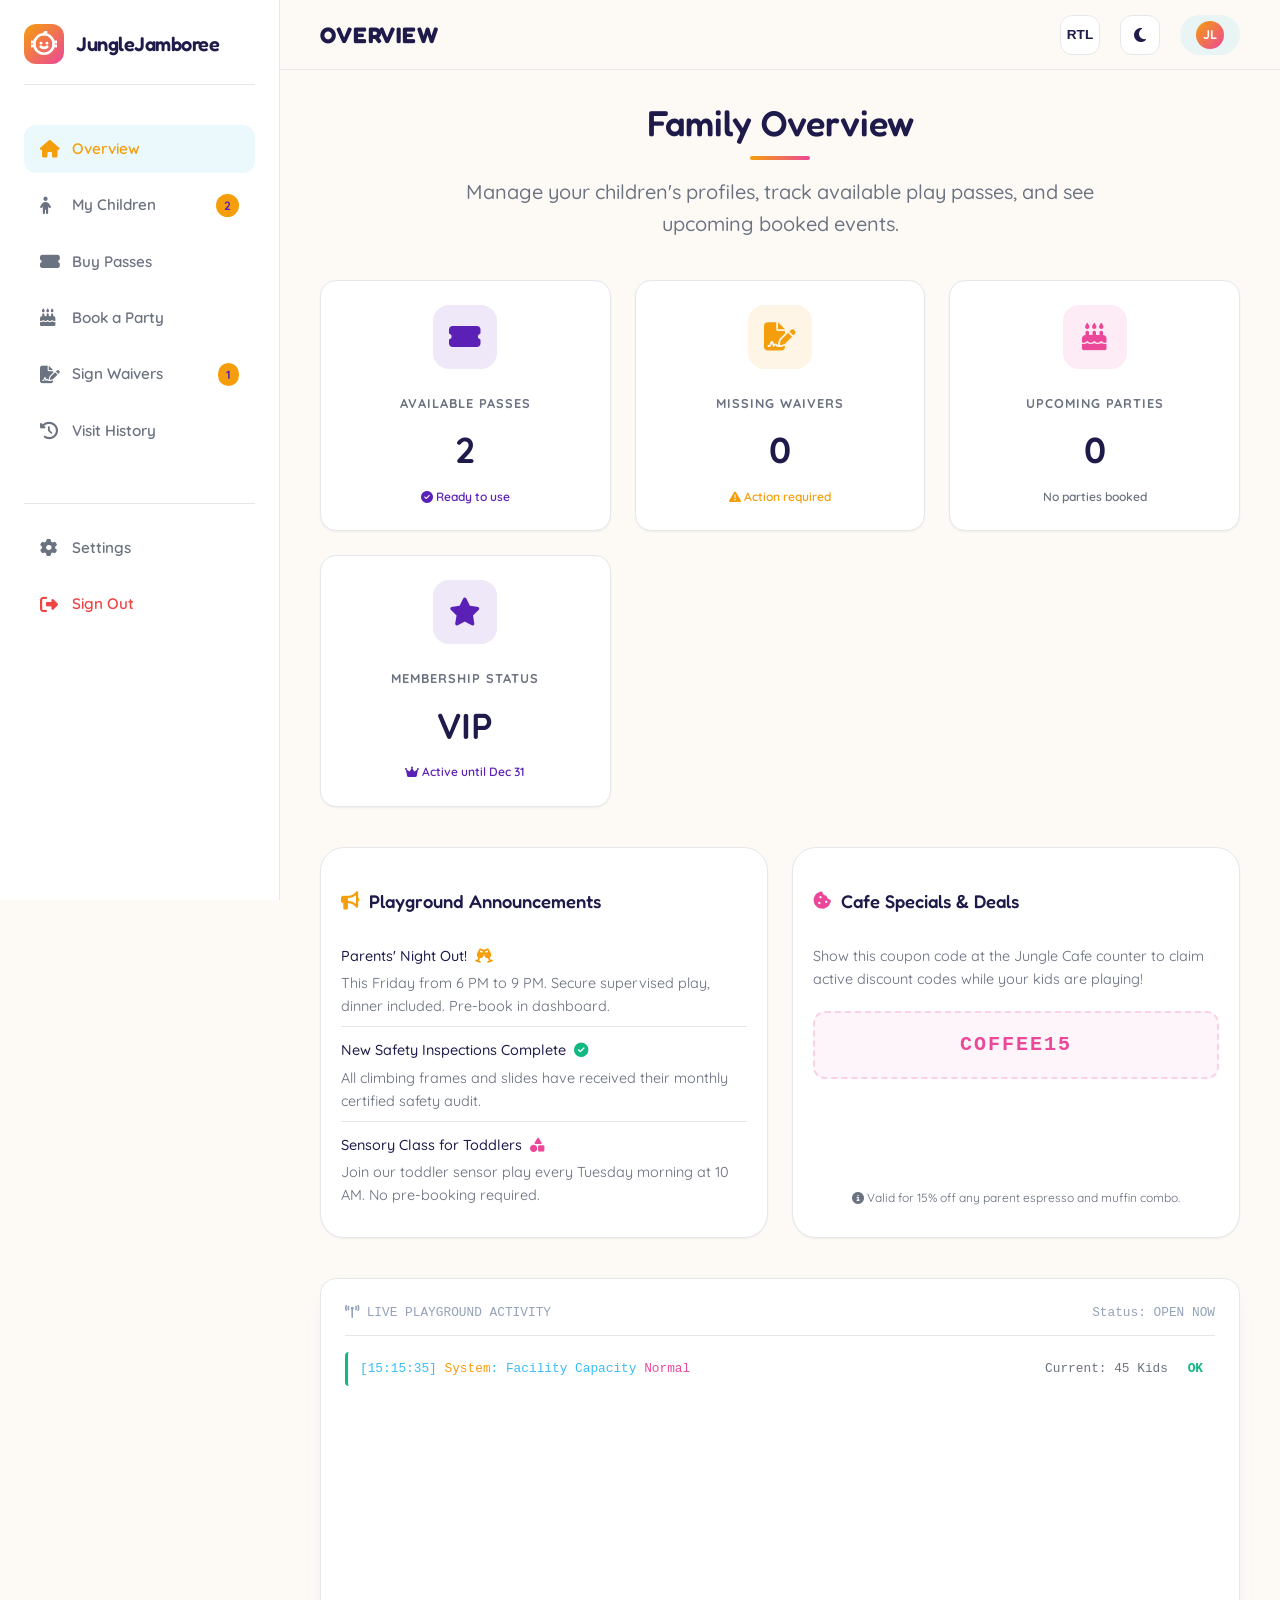
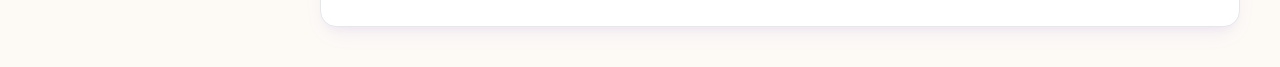
<file: pages/dashboard.html>
<!DOCTYPE html>
<html lang="en">

<head>
  <meta charset="UTF-8">
  <meta name="viewport" content="width=device-width, initial-scale=1.0">
  <title>Parent Dashboard | JungleJamboree</title>
  <meta name="description" content="Manage your children's profiles, book party rooms, and purchase entry passes.">

  <!-- FontAwesome Icons -->
  <link rel="stylesheet" href="https://cdnjs.cloudflare.com/ajax/libs/font-awesome/6.4.0/css/all.min.css">

  <!-- Custom CSS Stylesheets -->
  <link rel="stylesheet" href="../assets/css/style.css">
  <link rel="stylesheet" href="../assets/css/dark-mode.css">
  <link rel="stylesheet" href="../assets/css/rtl.css">
  
  <!-- Favicon -->
  <link rel="icon" type="image/svg+xml" href="../assets/img/favicon.svg">

  <style>
    /* ==========================================================================
       DASHBOARD-SPECIFIC LAYOUT CSS
       ========================================================================== */
    body {
      background: var(--bg-color);
      min-height: 100vh;
      display: flex;
      flex-direction: column;
      overflow-x: hidden;
    }

    /* Fixed, sticky, non-scrolling Header */
    .dashboard-header {
      position: fixed;
      top: 0;
      left: var(--sidebar-width);
      width: calc(100% - var(--sidebar-width));
      height: 70px;
      background: var(--bg-header);
      border-bottom: 1px solid var(--border-color);
      backdrop-filter: blur(12px);
      z-index: 900;
      display: flex;
      align-items: center;
      justify-content: space-between;
      padding: 0 30px;
      transition: all var(--transition-normal);
    }

    .dashboard-header-left {
      display: flex;
      align-items: center;
      gap: 16px;
    }

    /* Hamburger menu toggle - visible on Mobile / Tablet */
    #dashboard-sidebar-toggle {
      background: none;
      border: none;
      font-size: 1.25rem;
      color: var(--text-heading);
      cursor: pointer;
      display: none;
    }

    .dashboard-rtl-toggle {
      background: var(--bg-card);
      border: 1px solid var(--border-color);
      height: 40px;
      padding: 0 16px;
      border-radius: var(--radius-sm);
      font-size: 0.85rem;
      font-weight: 700;
      cursor: pointer;
      color: var(--text-heading);
      display: flex;
      align-items: center;
      justify-content: center;
    }

    .dashboard-theme-toggle {
      background: var(--bg-card);
      border: 1px solid var(--border-color);
      width: 40px;
      height: 40px;
      border-radius: var(--radius-sm);
      display: flex;
      align-items: center;
      justify-content: center;
      cursor: pointer;
      color: var(--text-heading);
      font-size: 1rem;
    }

    /* Profile Pill in sticky header right side */
    .header-profile {
      display: flex;
      align-items: center;
      gap: 12px;
      cursor: pointer;
      height: 40px;
      padding: 0 16px;
      border-radius: var(--radius-full);
      background: rgba(6, 182, 212, 0.08);
      transition: background var(--transition-fast);
    }

    .header-profile:hover {
      background: rgba(6, 182, 212, 0.15);
    }

    .profile-avatar {
      width: 28px;
      height: 28px;
      border-radius: 50%;
      background: linear-gradient(135deg, var(--accent-color), var(--secondary-color));
      color: var(--text-light);
      display: flex;
      align-items: center;
      justify-content: center;
      font-weight: 700;
      font-size: 0.8rem;
    }

    .profile-name {
      font-size: 0.85rem;
      font-weight: 600;
      color: var(--text-heading);
    }

    /* Fixed Left Sidebar (Docked on desktop, off-canvas on mobile) */
    .dashboard-sidebar {
      width: var(--sidebar-width);
      height: 100vh;
      position: fixed;
      top: 0;
      left: 0;
      background: var(--bg-card);
      border-right: 1px solid var(--border-color);
      z-index: 950;
      display: flex;
      flex-direction: column;
      padding: 24px;
      transition: transform var(--transition-normal);
    }

    .sidebar-brand {
      display: flex;
      align-items: center;
      gap: 12px;
      cursor: pointer;
      margin-bottom: 40px;
      padding-bottom: 20px;
      border-bottom: 1px solid var(--border-color);
    }

    .sidebar-menu {
      list-style: none;
      display: flex;
      flex-direction: column;
      gap: 8px;
    }

    .sidebar-link {
      display: flex;
      align-items: center;
      padding: 12px 16px;
      border-radius: var(--radius-sm);
      color: var(--text-muted);
      font-weight: 600;
      font-size: 0.95rem;
      transition: all var(--transition-fast);
      cursor: pointer;
    }

    .sidebar-link i {
      width: 20px;
      margin-right: 12px;
      font-size: 1.1rem;
    }

    .sidebar-link:hover,
    .sidebar-link.active {
      background: rgba(6, 182, 212, 0.08);
      color: var(--accent-color);
    }

    .sidebar-link .badge-count {
      margin-left: auto;
      background: var(--accent-color);
      color: var(--primary-color);
      font-size: 0.75rem;
      font-weight: 700;
      padding: 2px 8px;
      border-radius: var(--radius-full);
    }

    .sidebar-overlay {
      position: fixed;
      top: 0;
      left: 0;
      width: 100%;
      height: 100vh;
      background: rgba(15, 23, 42, 0.4);
      backdrop-filter: blur(4px);
      z-index: 920;
      opacity: 0;
      pointer-events: none;
      transition: opacity var(--transition-normal);
    }

    .sidebar-overlay.active {
      opacity: 1;
      pointer-events: all;
    }

    /* Main Dashboard content display container */
    .dashboard-main {
      margin-left: var(--sidebar-width);
      padding: 100px 30px 40px 30px;
      /* Space for non-scrolling sticky header */
      flex: 1;
      transition: all var(--transition-normal);
    }

    /* Panel Switching rules */
    .dashboard-panel {
      display: none;
      animation: fadeIn 0.4s ease;
    }

    .dashboard-panel.active {
      display: block;
    }

    @keyframes fadeIn {
      from {
        opacity: 0;
        transform: translateY(10px);
      }

      to {
        opacity: 1;
        transform: translateY(0);
      }
    }

    /* Statistics Metric block alignments - Centered Cards */
    .stats-row {
      display: grid;
      grid-template-columns: repeat(auto-fit, minmax(220px, 1fr));
      gap: 24px;
      margin-bottom: 40px;
    }

    .stat-card {
      background: var(--bg-card);
      border: 1px solid var(--border-color);
      border-radius: var(--radius-md);
      padding: 24px;
      text-align: center;
      display: flex;
      flex-direction: column;
      align-items: center;
      justify-content: center;
      box-shadow: var(--shadow-sm);
    }

    .stat-number {
      font-size: 2.25rem;
      font-weight: 800;
      color: var(--text-heading);
      margin: 8px 0;
    }

    .stat-label {
      font-size: 0.8rem;
      font-weight: 700;
      text-transform: uppercase;
      letter-spacing: 1px;
      color: var(--text-muted);
    }

    .stat-sub {
      font-size: 0.75rem;
      font-weight: 600;
    }

    /* Live terminal logs styling */
    .terminal-console {
      background: var(--bg-card);
      border: 1px solid var(--border-color);
      border-radius: var(--radius-md);
      padding: 24px;
      font-family: monospace;
      color: #38bdf8;
      box-shadow: var(--shadow-lg);
      margin-top: 30px;
      text-align: left;
    }

    .console-header {
      display: flex;
      justify-content: space-between;
      align-items: center;
      border-bottom: 1px solid var(--border-color);
      padding-bottom: 12px;
      margin-bottom: 16px;
      font-size: 0.8rem;
      color: #94a3b8;
      gap: 10px;
      flex-wrap: wrap;
    }

    .console-log-area {
      height: 250px;
      overflow-y: auto;
      display: flex;
      flex-direction: column;
      gap: 8px;
    }

    .log-entry {
      display: flex;
      justify-content: space-between;
      align-items: flex-start;
      border-left: 3px solid var(--success);
      padding: 8px 12px;
      margin-bottom: 6px;
      font-size: 0.8rem;
      background: rgba(255, 255, 255, 0.01);
      border-radius: 4px;
      gap: 12px;
      transition: background var(--transition-fast);
    }

    .log-entry:hover {
      background: rgba(255, 255, 255, 0.05);
    }

    .log-entry span {
      line-height: 1.4;
    }

    /* Input with inside Attach clip icon */
    .attach-input-wrapper {
      position: relative;
      display: flex;
      align-items: center;
      width: 100%;
    }

    .attach-input-wrapper input {
      width: 100%;
      padding: 14px 44px 14px 16px;
      /* Leave space on right for paperclip */
      border: 1px solid var(--border-color);
      border-radius: var(--radius-sm);
      font-size: 0.95rem;
      background: var(--bg-card);
      color: var(--text-heading);
      outline: none;
    }

    .attach-input-wrapper input:focus {
      border-color: var(--accent-color);
    }

    .attach-icon-btn {
      position: absolute;
      right: 16px;
      background: none;
      border: none;
      color: var(--text-muted);
      font-size: 1.15rem;
      cursor: pointer;
      transition: color var(--transition-fast);
    }

    .attach-icon-btn:hover {
      color: var(--accent-color);
    }

    /* ==========================================================================
       RESPONSIVE SETTINGS FOR DASHBOARD LAYOUT
       ========================================================================== */

    /* Desktop View (1024px to 1440px) */
    @media (min-width: 1024px) {
      .dashboard-sidebar {
        transform: translateX(0);
        /* Lock always visible */
      }

      .dashboard-header {
        left: var(--sidebar-width);
        width: calc(100% - var(--sidebar-width));
        padding: 0 40px;
      }

      .dashboard-header-right {
        gap: 24px;
      }

      .dashboard-main {
        margin-left: var(--sidebar-width);
        padding: 100px 40px 40px 40px;
      }

      #dashboard-sidebar-toggle {
        display: none;
        /* Hide mobile toggles */
      }
    }

    /* Mobile / Tablet View (360px and 768px) */
    @media (max-width: 1023px) {
      .dashboard-sidebar {
        transform: translateX(-100%);
        /* Off-canvas drawer */
      }

      .dashboard-sidebar.active {
        transform: translateX(0);
        /* Slide-in */
      }

      .dashboard-header {
        left: 0;
        width: 100%;
        padding: 0 16px;
      }

      .dashboard-main {
        margin-left: 0;
        padding-left: 16px;
        padding-right: 16px;
      }

      #dashboard-sidebar-toggle {
        display: block;
        /* Hamburger is visible on left of sticky header */
      }

      .profile-name {
        display: none;
        /* Hide text, keep avatar only to fit screen */
      }
    }

    .dashboard-header-right {
      display: flex;
      align-items: center;
      gap: 20px;
    }

    /* Extra Small Devices (360px) Header Optimization */
    @media (max-width: 400px) {
      .dashboard-header {
        padding: 0 8px;
        height: 60px;
      }
      .dashboard-header-right {
        gap: 6px;
      }
      .dashboard-header-left {
        gap: 6px;
      }
      .dashboard-rtl-toggle {
        height: 32px !important;
        display: flex !important;
        align-items: center !important;
        padding: 0 10px !important;
        font-size: 0.7rem !important;
      }
      .dashboard-theme-toggle {
        width: 32px !important;
        height: 32px !important;
        font-size: 0.8rem !important;
      }
      .header-profile {
        height: 32px !important;
        padding: 0 4px !important;
        gap: 2px !important;
      }
      .profile-avatar {
        width: 26px !important;
        height: 26px !important;
        font-size: 0.7rem !important;
      }
      #dashboard-view-title {
        font-size: 1.1rem !important;
        font-weight: 700 !important;
      }

      /* Fix log console overlapping on 360px */
      .terminal-console {
        padding: 16px 12px;
      }
      .console-header {
        flex-direction: column;
        align-items: flex-start;
        gap: 6px;
      }
      .log-entry {
        flex-direction: column;
        gap: 6px;
        padding: 10px;
      }
      .log-entry > span:last-child {
        width: 100%;
        display: flex;
        justify-content: space-between;
        border-top: 1px solid rgba(255,255,255,0.05);
        padding-top: 4px;
        margin-top: 2px;
      }
    }

    /* Responsive Grid Centering Overrides */
    @media (min-width: 768px) and (max-width: 1023px) {
      #panel-overview .stats-row {
        grid-template-columns: repeat(3, 1fr);
      }
      #panel-overview .stats-row .stat-card:nth-child(4) {
        grid-column: 2; /* Center the 4th card in a 3-column grid */
      }
    }

    @media (min-width: 1024px) {
      #panel-projects .card-grid,
      #panel-downloads .card-grid {
        grid-template-columns: repeat(2, 1fr);
      }
      #panel-projects .card-grid .premium-card:nth-child(3),
      #panel-downloads .card-grid .premium-card:nth-child(3) {
        grid-column: span 2;
        width: calc(50% - 12px);
        margin: 0 auto;
      }
    }
  </style>
</head>

<body>

  <!-- STICKY NON-SCROLLABLE HEADER (Locked top, contains RTL, Theme, and Profile) -->
  <header class="dashboard-header">
    <div class="dashboard-header-left">
      <!-- Hamburger Toggle trigger -->
      <button id="dashboard-sidebar-toggle" aria-label="Toggle Navigation Drawer">
        <i class="fas fa-bars"></i>
      </button>
      <h2 id="dashboard-view-title"
        style="margin: 0; font-size: 1.4rem; letter-spacing: 1px; color: var(--text-heading); font-family: var(--font-secondary); font-weight: 800;">
        OVERVIEW</h2>
    </div>

    <!-- Right Side: RTL, Theme, and Avatar Profile -->
    <div class="dashboard-header-right">
      <button class="dashboard-rtl-toggle rtl-toggle">RTL</button>
      <button class="dashboard-theme-toggle theme-toggle"><i class="fas fa-moon"></i></button>

      <!-- Profile Pill container -->
      <div class="header-profile" onclick="window.location.href=''">
        <div class="profile-avatar">JL</div>
      </div>
    </div>
  </header>

  <!-- FIXED LEFT SIDEBAR (Toggles in Mobile, always visible in Desktop) -->
  <aside class="dashboard-sidebar">
    <div class="sidebar-brand" onclick="window.location.href='../index.html'">
      <div class="logo-icon">
        <svg viewBox="0 0 24 24" fill="none" stroke="currentColor" stroke-width="2.5" stroke-linecap="round" stroke-linejoin="round" style="width: 26px; height: 26px; display: block;">
          <path d="M3 12a2 2 0 1 1 0-.1M21 12a2 2 0 1 0 0-.1" />
          <circle cx="12" cy="12" r="9" />
          <circle cx="9.25" cy="11.25" r="1.25" fill="currentColor" stroke="none" />
          <circle cx="14.75" cy="11.25" r="1.25" fill="currentColor" stroke="none" />
          <path d="M9 14.5c1.5 1.5 4.5 1.5 6 0" />
          <path d="M12 3a2 2 0 0 1 2-2" />
        </svg>
      </div>
      <span class="logo-text">JungleJamboree</span>
    </div>

    <ul class="sidebar-menu">
      <li>
        <a class="sidebar-link active" data-tab="overview">
          <i class="fas fa-home"></i><span>Overview</span>
        </a>
      </li>
      <li>
        <a class="sidebar-link" data-tab="projects">
          <i class="fas fa-child"></i><span>My Children</span><span class="badge-count">2</span>
        </a>
      </li>
      <li>
        <a class="sidebar-link" data-tab="upload">
          <i class="fas fa-ticket-alt"></i><span>Buy Passes</span>
        </a>
      </li>
      <li>
        <a class="sidebar-link" data-tab="reviews">
          <i class="fas fa-birthday-cake"></i><span>Book a Party</span>
        </a>
      </li>
      <li>
        <a class="sidebar-link" data-tab="revisions">
          <i class="fas fa-file-signature"></i><span>Sign Waivers</span><span class="badge-count">1</span>
        </a>
      </li>
      <li>
        <a class="sidebar-link" data-tab="downloads">
          <i class="fas fa-history"></i><span>Visit History</span>
        </a>
      </li>
      <li style="margin-top: 40px; border-top: 1px solid var(--border-color); padding-top: 20px;">
        <a class="sidebar-link" data-tab="settings">
          <i class="fas fa-cog"></i><span>Settings</span>
        </a>
      </li>
      <li>
        <a class="sidebar-link" href="../index.html" style="color: var(--danger);">
          <i class="fas fa-sign-out-alt"></i><span>Sign Out</span>
        </a>
      </li>
    </ul>
  </aside>

  <!-- MAIN DASHBOARD COMPONENT SPACE -->
  <main class="dashboard-main">

    <!-- TAB PANEL 1: OVERVIEW -->
    <div id="panel-overview" class="dashboard-panel active">
      <div class="section-header" style="margin-bottom: 40px;">
        <h2>Family Overview</h2>
        <p>Manage your children's profiles, track available play passes, and see upcoming booked events.</p>
      </div>

      <!-- Centered Cards Row -->
      <div class="stats-row">
        <div class="stat-card">
          <div class="card-icon" style="background: rgba(91, 33, 182, 0.1); color: var(--primary-color);"><i
              class="fas fa-ticket-alt"></i></div>
          <div class="stat-label">Available Passes</div>
          <div class="stat-number" id="widget-pass-count">4</div>
          <div class="stat-sub" style="color: var(--primary-color);"><i class="fas fa-check-circle"></i> Ready to use</div>
        </div>

        <div class="stat-card">
          <div class="card-icon" style="background: rgba(245, 158, 11, 0.1); color: var(--accent-color);"><i
              class="fas fa-file-signature"></i></div>
          <div class="stat-label">Missing Waivers</div>
          <div class="stat-number" id="widget-waiver-count">1</div>
          <div class="stat-sub" id="widget-waiver-sub" style="color: var(--accent-color);"><i class="fas fa-exclamation-triangle"></i> Action required
          </div>
        </div>

        <div class="stat-card">
          <div class="card-icon" style="background: rgba(236, 72, 153, 0.1); color: var(--secondary-color);"><i
              class="fas fa-birthday-cake"></i></div>
          <div class="stat-label">Upcoming Parties</div>
          <div class="stat-number" id="widget-party-count">0</div>
          <div class="stat-sub" id="widget-party-sub" style="color: var(--text-muted);">No parties booked</div>
        </div>

        <div class="stat-card">
          <div class="card-icon" style="background: rgba(91, 33, 182, 0.1); color: var(--primary-color);"><i
              class="fas fa-star"></i></div>
          <div class="stat-label">Membership Status</div>
          <div class="stat-number">VIP</div>
          <div class="stat-sub" style="color: var(--primary-color);"><i class="fas fa-crown"></i> Active until Dec 31</div>
        </div>
      </div>

      <!-- Playground Announcements & Cafe Offers -->
      <div class="card-grid" style="margin-bottom: 40px; grid-template-columns: repeat(auto-fit, minmax(300px, 1fr));">
        <div class="premium-card" style="text-align: left; align-items: stretch; justify-content: start;">
          <h3 class="card-title" style="font-size: 1.15rem; display: flex; align-items: center; gap: 10px; margin-bottom: 20px;">
            <i class="fas fa-bullhorn" style="color: var(--accent-color);"></i> Playground Announcements
          </h3>
          <ul style="list-style: none; padding: 0; display: flex; flex-direction: column; gap: 12px; font-size: 0.9rem; color: var(--text-muted);">
            <li style="border-bottom: 1px solid var(--border-color); padding-bottom: 8px;">
              <strong style="color: var(--text-heading); display: block; margin-bottom: 4px;">Parents' Night Out! <i class="fas fa-glass-cheers" style="color: var(--accent-color); margin-left: 4px;"></i></strong>
              This Friday from 6 PM to 9 PM. Secure supervised play, dinner included. Pre-book in dashboard.
            </li>
            <li style="border-bottom: 1px solid var(--border-color); padding-bottom: 8px;">
              <strong style="color: var(--text-heading); display: block; margin-bottom: 4px;">New Safety Inspections Complete <i class="fas fa-check-circle" style="color: var(--success); margin-left: 4px;"></i></strong>
              All climbing frames and slides have received their monthly certified safety audit.
            </li>
            <li>
              <strong style="color: var(--text-heading); display: block; margin-bottom: 4px;">Sensory Class for Toddlers <i class="fas fa-shapes" style="color: var(--secondary-color); margin-left: 4px;"></i></strong>
              Join our toddler sensor play every Tuesday morning at 10 AM. No pre-booking required.
            </li>
          </ul>
        </div>

        <div class="premium-card" style="text-align: left; align-items: stretch; justify-content: space-between;">
          <div>
            <h3 class="card-title" style="font-size: 1.15rem; display: flex; align-items: center; gap: 10px; margin-bottom: 20px;">
              <i class="fas fa-cookie-bite" style="color: var(--secondary-color);"></i> Cafe Specials & Deals
            </h3>
            <p style="font-size: 0.9rem; color: var(--text-muted); line-height: 1.6; margin-bottom: 20px;">
              Show this coupon code at the Jungle Cafe counter to claim active discount codes while your kids are playing!
            </p>
            <div style="background: rgba(236, 72, 153, 0.05); border: 2px dashed rgba(236, 72, 153, 0.2); border-radius: var(--radius-sm); padding: 16px; text-align: center; font-family: monospace; font-size: 1.25rem; font-weight: 700; color: var(--secondary-color); letter-spacing: 2px; margin-bottom: 16px;">
              COFFEE15
            </div>
          </div>
          <span style="font-size: 0.75rem; color: var(--text-muted); text-align: center; display: block; width: 100%;">
            <i class="fas fa-info-circle"></i> Valid for 15% off any parent espresso and muffin combo.
          </span>
        </div>
      </div>

      <!-- Live Playground Activity -->
      <div class="terminal-console">
        <div class="console-header">
          <span><i class="fas fa-broadcast-tower"></i> LIVE PLAYGROUND ACTIVITY</span>
          <span>Status: OPEN NOW</span>
        </div>
        <div id="dashboard-log-stream" class="console-log-area">
          <div class="log-entry">
            <span>[15:15:35] <strong style="color: var(--accent-color);">System</strong>: Facility Capacity <span
                style="color: var(--secondary-color);">Normal</span></span>
            <span>
              <span style="margin-right: 12px; color: var(--text-muted);">Current: 45 Kids</span>
              <span style="color: var(--success); font-weight: 700;">OK</span>
            </span>
          </div>
        </div>
      </div>
    </div>

    <!-- TAB PANEL 2: MY CHILDREN -->
    <div id="panel-projects" class="dashboard-panel">
      <div class="section-header">
        <h2>Children Profiles</h2>
        <p>Manage profiles, age verification, and dietary restrictions for your children.</p>
      </div>

      <div class="card-grid">
        <div class="premium-card" style="justify-content: start;">
          <img src="../assets/img/leo_portrait.png" alt="Leo Jenkins" style="width: 80px; height: 80px; border-radius: 50%; object-fit: cover; margin-bottom: 15px; border: 3px solid var(--accent-color); box-shadow: var(--shadow-sm);">
          <h3 class="card-title">Leo Jenkins</h3>
          <p class="card-description" style="line-height: 1.8;">
            <strong>Age:</strong> 5 years<br>
            <strong>Allergies:</strong> Peanuts <span class="badge" style="background: rgba(239, 68, 68, 0.1); color: var(--danger); font-size: 0.7rem; padding: 2px 6px; display: inline;">HAZARD</span><br>
            <strong>Waiver:</strong> Signed (May 12, 2026)<br>
            <strong>Fav Zone:</strong> Adventure Arena
          </p>
          <span class="badge" style="background: rgba(16, 185, 129, 0.12); color: var(--success); align-self: center; margin: 10px 0;">READY TO PLAY</span>

          <!-- Interactive Barcode Check-In Mock -->
          <div class="barcode-container" style="display: flex; flex-direction: column; align-items: center; margin-top: auto; border-top: 1px solid var(--border-color); padding-top: 15px; width: 100%;">
            <span style="font-size: 0.75rem; color: var(--text-muted); margin-bottom: 6px;">Check-In Barcode</span>
            <div style="display: flex; height: 32px; background: white; padding: 4px; border-radius: 2px; align-items: stretch; justify-content: center; width: 120px;">
              <div style="width: 2px; background: black; margin-right: 1px;"></div>
              <div style="width: 4px; background: black; margin-right: 2px;"></div>
              <div style="width: 1px; background: black; margin-right: 1px;"></div>
              <div style="width: 3px; background: black; margin-right: 2px;"></div>
              <div style="width: 2px; background: black; margin-right: 1px;"></div>
              <div style="width: 4px; background: black; margin-right: 1px;"></div>
              <div style="width: 1px; background: black; margin-right: 2px;"></div>
              <div style="width: 3px; background: black; margin-right: 1px;"></div>
              <div style="width: 2px; background: black; margin-right: 1px;"></div>
              <div style="width: 1px; background: black; margin-right: 2px;"></div>
              <div style="width: 3px; background: black; margin-right: 1px;"></div>
            </div>
            <span style="font-size: 0.65rem; color: var(--text-muted); font-family: monospace; margin-top: 2px;">*LEO-1024*</span>
          </div>
        </div>

        <div class="premium-card" style="justify-content: start;">
          <img src="../assets/img/mia_portrait.png" alt="Mia Jenkins" style="width: 80px; height: 80px; border-radius: 50%; object-fit: cover; margin-bottom: 15px; border: 3px solid var(--secondary-color); box-shadow: var(--shadow-sm);">
          <h3 class="card-title">Mia Jenkins</h3>
          <p class="card-description" style="line-height: 1.8;">
            <strong>Age:</strong> 2 years<br>
            <strong>Allergies:</strong> None<br>
            <strong>Waiver:</strong> <span id="mia-waiver-status" style="color: var(--danger); font-weight: 700;">Required!</span><br>
            <strong>Fav Zone:</strong> Toddler Jungle
          </p>
          <span class="badge" id="mia-status-badge" style="background: rgba(245, 158, 11, 0.12); color: var(--warning); align-self: center; margin: 10px 0;">ACTION REQUIRED</span>

          <!-- Interactive Barcode Check-In Mock (Hidden until waiver signed) -->
          <div class="barcode-container" id="mia-barcode-box" style="display: flex; flex-direction: column; align-items: center; margin-top: auto; border-top: 1px solid var(--border-color); padding-top: 15px; width: 100%;">
            <span style="font-size: 0.75rem; color: var(--text-muted); margin-bottom: 6px;" id="mia-barcode-label">Check-In Barcode (Sign Waiver First)</span>
            <div style="display: flex; height: 32px; background: white; padding: 4px; border-radius: 2px; align-items: stretch; justify-content: center; width: 120px;" id="mia-barcode-visual">
              <div style="width: 1px; background: black; margin-right: 2px;"></div>
              <div style="width: 3px; background: black; margin-right: 1px;"></div>
              <div style="width: 2px; background: black; margin-right: 2px;"></div>
              <div style="width: 4px; background: black; margin-right: 1px;"></div>
              <div style="width: 1px; background: black; margin-right: 1px;"></div>
            </div>
            <span style="font-size: 0.65rem; color: var(--text-muted); font-family: monospace; margin-top: 2px;" id="mia-barcode-text">*LOCKED*</span>
          </div>
        </div>

        <div class="premium-card" style="display: flex; justify-content: center; align-items: center; border-style: dashed; cursor: pointer;" onclick="alert('Add child form opened!')">
          <div style="text-align: center;">
            <i class="fas fa-plus-circle" style="font-size: 2.5rem; color: var(--text-muted); margin-bottom: 10px;"></i>
            <h3 class="card-title" style="margin: 0; color: var(--text-muted);">Add Child</h3>
          </div>
        </div>
      </div>

      <div class="premium-card" style="margin-top: 30px; text-align: left; align-items: stretch; border-left: 4px solid var(--accent-color);">
        <h3 class="card-title" style="font-size: 1.15rem; display: flex; align-items: center; gap: 10px; margin-bottom: 16px;">
          <i class="fas fa-phone-alt" style="color: var(--accent-color);"></i> Emergency Contacts & Safety Details
        </h3>
        <div class="stats-row" style="margin-bottom: 0; gap: 20px;">
          <div style="background: var(--bg-color); border: 1px solid var(--border-color); padding: 16px; border-radius: var(--radius-sm); display: flex; align-items: center; gap: 12px; flex: 1;">
            <div style="background: rgba(6, 182, 212, 0.1); color: var(--accent-color); width: 40px; height: 40px; border-radius: 50%; display: flex; align-items: center; justify-content: center; flex-shrink: 0;"><i class="fas fa-user-friends"></i></div>
            <div>
              <span style="font-size: 0.75rem; color: var(--text-muted); display: block;">Primary Guardian</span>
              <strong style="font-size: 0.95rem; color: var(--text-heading);">James Lim (Father) - (555) 019-2834</strong>
            </div>
          </div>
          <div style="background: var(--bg-color); border: 1px solid var(--border-color); padding: 16px; border-radius: var(--radius-sm); display: flex; align-items: center; gap: 12px; flex: 1;">
            <div style="background: rgba(239, 68, 68, 0.1); color: var(--danger); width: 40px; height: 40px; border-radius: 50%; display: flex; align-items: center; justify-content: center; flex-shrink: 0;"><i class="fas fa-ambulance"></i></div>
            <div>
              <span style="font-size: 0.75rem; color: var(--text-muted); display: block;">Secondary Contact</span>
              <strong style="font-size: 0.95rem; color: var(--text-heading);">Sarah Lim (Mother) - (555) 019-2835</strong>
            </div>
          </div>
        </div>
      </div>
    </div>

    <!-- TAB PANEL 3: BUY PASSES -->
    <div id="panel-upload" class="dashboard-panel">
      <div class="section-header" style="margin-bottom: 40px;">
        <h2>Purchase Entry Passes</h2>
        <p>Choose from single-day entry packages, multipass credits, or unlimited VIP plans.</p>
      </div>

      <!-- Passes Packages Grid -->
      <div class="card-grid" style="margin-bottom: 40px;">
        <div class="premium-card" style="border-top: 4px solid var(--accent-color); text-align: left; align-items: stretch; justify-content: start;">
          <span class="badge" style="background: rgba(6, 182, 212, 0.1); color: var(--accent-color); width: fit-content; margin-bottom: 12px;">Day Pass</span>
          <h3 class="card-title" style="font-size: 1.5rem; margin-bottom: 10px;">Single Entry Pass</h3>
          <p style="font-size: 1.75rem; font-weight: 700; color: var(--text-heading); margin-bottom: 15px;">$18.00</p>
          <ul style="list-style: none; padding: 0; margin-bottom: 20px; font-size: 0.85rem; color: var(--text-muted); line-height: 2;">
            <li><i class="fas fa-check" style="color: var(--success); margin-right: 8px;"></i> 2 Hours of standard soft play</li>
            <li><i class="fas fa-check" style="color: var(--success); margin-right: 8px;"></i> Access to all play zones</li>
            <li><i class="fas fa-check" style="color: var(--success); margin-right: 8px;"></i> 2 Accompanying adults free</li>
          </ul>
        </div>

        <div class="premium-card" style="border-top: 4px solid var(--secondary-color); text-align: left; align-items: stretch; justify-content: start;">
          <span class="badge" style="background: rgba(236, 72, 153, 0.1); color: var(--secondary-color); width: fit-content; margin-bottom: 12px;">Multipass</span>
          <h3 class="card-title" style="font-size: 1.5rem; margin-bottom: 10px;">5-Play Punch Card</h3>
          <p style="font-size: 1.75rem; font-weight: 700; color: var(--text-heading); margin-bottom: 15px;">$75.00</p>
          <ul style="list-style: none; padding: 0; margin-bottom: 20px; font-size: 0.85rem; color: var(--text-muted); line-height: 2;">
            <li><i class="fas fa-check" style="color: var(--success); margin-right: 8px;"></i> 5 Separate 2-hour entry passes</li>
            <li><i class="fas fa-check" style="color: var(--success); margin-right: 8px;"></i> Save $15 on individual entries</li>
            <li><i class="fas fa-check" style="color: var(--success); margin-right: 8px;"></i> Fully transferable to siblings</li>
          </ul>
        </div>

        <div class="premium-card" style="border-top: 4px solid var(--success); text-align: left; align-items: stretch; justify-content: start;">
          <span class="badge" style="background: rgba(16, 185, 129, 0.1); color: var(--success); width: fit-content; margin-bottom: 12px;">Unlimited</span>
          <h3 class="card-title" style="font-size: 1.5rem; margin-bottom: 10px;">Monthly Play Club</h3>
          <p style="font-size: 1.75rem; font-weight: 700; color: var(--text-heading); margin-bottom: 15px;">$45.00<span style="font-size: 0.9rem; font-weight: 500; color: var(--text-muted);">/mo</span></p>
          <ul style="list-style: none; padding: 0; margin-bottom: 20px; font-size: 0.85rem; color: var(--text-muted); line-height: 2;">
            <li><i class="fas fa-check" style="color: var(--success); margin-right: 8px;"></i> Unlimited playtime daily</li>
            <li><i class="fas fa-check" style="color: var(--success); margin-right: 8px;"></i> 10% Off cafe and merch items</li>
            <li><i class="fas fa-check" style="color: var(--success); margin-right: 8px;"></i> 15% Off birthday parties</li>
          </ul>
        </div>
      </div>

      <!-- Interactive Checkout Calculator -->
      <div class="premium-card" style="padding: 40px; text-align: left; align-items: stretch;">
        <h3 class="card-title" style="align-self: center; margin-bottom: 24px; display: flex; align-items: center; gap: 10px;">
          <i class="fas fa-shopping-cart" style="color: var(--accent-color);"></i> Quick Checkout Pass Simulator
        </h3>
        
        <form id="pass-purchase-form" style="display: flex; flex-direction: column; gap: 20px;">
          <div class="hero-grid" style="gap: 24px; margin-top: 0;">
            <div class="form-group">
              <label for="purchase-child">Select Child</label>
              <select id="purchase-child" class="form-input" style="padding: 12px 16px; background: var(--bg-card); color: var(--text-heading);">
                <option value="both">Both (Leo & Mia)</option>
                <option value="leo">Leo Jenkins (Age 5)</option>
                <option value="mia">Mia Jenkins (Age 2)</option>
              </select>
            </div>
            
            <div class="form-group">
              <label for="purchase-pass-type">Select Pass Tier</label>
              <select id="purchase-pass-type" class="form-input" style="padding: 12px 16px; background: var(--bg-card); color: var(--text-heading);">
                <option value="18">Single Entry Pass - $18.00</option>
                <option value="75">5-Play Punch Card - $75.00</option>
                <option value="45">Monthly Play Club - $45.00/mo</option>
              </select>
            </div>
          </div>

          <div class="hero-grid" style="gap: 24px; margin-top: 0; align-items: center;">
            <div class="form-group">
              <label for="purchase-qty">Quantity</label>
              <input type="number" id="purchase-qty" min="1" max="5" value="1" class="form-input" style="padding: 12px 16px;">
            </div>
            
            <div style="background: rgba(6, 182, 212, 0.05); padding: 16px; border-radius: var(--radius-sm); border: 1px solid var(--border-color); display: flex; justify-content: space-between; align-items: center; width: 100%; height: 50px;">
              <span style="font-weight: 700; color: var(--text-muted);">Estimated Total:</span>
              <span id="purchase-total-display" style="font-size: 1.5rem; font-weight: 800; color: var(--accent-color);">$18.00</span>
            </div>
          </div>

          <button type="submit" class="btn btn-primary" style="width: 100%; margin-top: 10px;"><i class="fas fa-credit-card"></i> Pay & Add Passes to Account</button>
        </form>
      </div>
    </div>

    <!-- TAB PANEL 4: BOOK A PARTY -->
    <div id="panel-reviews" class="dashboard-panel">
      <div class="section-header">
        <h2>Book a Birthday Party Room</h2>
        <p>Plan an unforgettable birthday bash! Select your tier and request reservation dates instantly.</p>
      </div>

      <div class="card-grid" style="margin-bottom: 40px;">
        <div class="premium-card" style="text-align: left; align-items: stretch; justify-content: start;">
          <span class="badge" style="background: rgba(91, 33, 182, 0.1); color: var(--primary-color); width: fit-content; margin-bottom: 12px;">Standard</span>
          <h3 class="card-title" style="font-size: 1.35rem; margin-bottom: 10px;">Jungle Base Party</h3>
          <p style="font-size: 1.5rem; font-weight: 700; color: var(--text-heading); margin-bottom: 15px;">$350.00</p>
          <ul style="list-style: none; padding: 0; font-size: 0.85rem; color: var(--text-muted); line-height: 2;">
            <li><i class="fas fa-check" style="color: var(--success); margin-right: 8px;"></i> 2 Hours private room + play</li>
            <li><i class="fas fa-check" style="color: var(--success); margin-right: 8px;"></i> Up to 15 kids included</li>
            <li><i class="fas fa-check" style="color: var(--success); margin-right: 8px;"></i> Dedicated hosting staff</li>
          </ul>
        </div>

        <div class="premium-card" style="text-align: left; align-items: stretch; justify-content: start; border-top: 4px solid var(--secondary-color);">
          <span class="badge" style="background: rgba(236, 72, 153, 0.1); color: var(--secondary-color); width: fit-content; margin-bottom: 12px;">Most Popular</span>
          <h3 class="card-title" style="font-size: 1.35rem; margin-bottom: 10px;">Jungle VIP Safari</h3>
          <p style="font-size: 1.5rem; font-weight: 700; color: var(--text-heading); margin-bottom: 15px;">$499.00</p>
          <ul style="list-style: none; padding: 0; font-size: 0.85rem; color: var(--text-muted); line-height: 2;">
            <li><i class="fas fa-check" style="color: var(--success); margin-right: 8px;"></i> Standard features + 3 pizzas</li>
            <li><i class="fas fa-check" style="color: var(--success); margin-right: 8px;"></i> Up to 20 kids included</li>
            <li><i class="fas fa-check" style="color: var(--success); margin-right: 8px;"></i> Themed balloons & tableware</li>
          </ul>
        </div>

        <div class="premium-card" style="text-align: left; align-items: stretch; justify-content: start; border-top: 4px solid var(--accent-color);">
          <span class="badge" style="background: rgba(6, 182, 212, 0.1); color: var(--accent-color); width: fit-content; margin-bottom: 12px;">Deluxe</span>
          <h3 class="card-title" style="font-size: 1.35rem; margin-bottom: 10px;">Ultimate Jamboree</h3>
          <p style="font-size: 1.5rem; font-weight: 700; color: var(--text-heading); margin-bottom: 15px;">$650.00</p>
          <ul style="list-style: none; padding: 0; font-size: 0.85rem; color: var(--text-muted); line-height: 2;">
            <li><i class="fas fa-check" style="color: var(--success); margin-right: 8px;"></i> VIP + custom birthday cake</li>
            <li><i class="fas fa-check" style="color: var(--success); margin-right: 8px;"></i> Up to 25 kids included</li>
            <li><i class="fas fa-check" style="color: var(--success); margin-right: 8px;"></i> Character mascot visit (15m)</li>
          </ul>
        </div>
      </div>

      <!-- Interactive Party Booking Form -->
      <div class="premium-card" style="padding: 40px; text-align: left; align-items: stretch;">
        <h3 class="card-title" style="align-self: center; margin-bottom: 24px; display: flex; align-items: center; gap: 10px;">
          <i class="fas fa-calendar-alt" style="color: var(--secondary-color);"></i> Reserve Celebration Slot
        </h3>
        
        <form id="party-booking-form" style="display: flex; flex-direction: column; gap: 20px;">
          <div class="hero-grid" style="gap: 24px; margin-top: 0;">
            <div class="form-group">
              <label for="party-package-select">Select Package Tier</label>
              <select id="party-package-select" class="form-input" style="padding: 12px 16px; background: var(--bg-card); color: var(--text-heading);">
                <option value="Standard">Jungle Base Party - $350</option>
                <option value="VIP">Jungle VIP Safari - $499</option>
                <option value="Jamboree">Ultimate Jamboree - $650</option>
              </select>
            </div>

            <div class="form-group">
              <label for="party-theme">Select Party Theme</label>
              <select id="party-theme" class="form-input" style="padding: 12px 16px; background: var(--bg-card); color: var(--text-heading);">
                <option value="pirate">Pirate Cave Adventure</option>
                <option value="princess">Princess Magic Castle</option>
                <option value="space">Space Jamboree Glow</option>
                <option value="jungle">Wild Safari Jungle</option>
              </select>
            </div>
          </div>

          <div class="hero-grid" style="gap: 24px; margin-top: 0;">
            <div class="form-group">
              <label for="party-date">Select Reservation Date</label>
              <input type="date" id="party-date" required class="form-input" style="padding: 12px 16px;">
            </div>

            <div class="form-group">
              <label for="party-time">Select Time Slot</label>
              <select id="party-time" class="form-input" style="padding: 12px 16px; background: var(--bg-card); color: var(--text-heading);">
                <option value="morning">Morning Session (10:00 AM - 12:00 PM)</option>
                <option value="afternoon1">Early Afternoon (1:00 PM - 3:00 PM)</option>
                <option value="afternoon2">Late Afternoon (4:00 PM - 6:00 PM)</option>
              </select>
            </div>
          </div>

          <button type="submit" class="btn btn-primary" style="width: 100%; margin-top: 10px;"><i class="fas fa-gift"></i> Book & Reserve Party Room</button>
        </form>
      </div>
    </div>

    <!-- TAB PANEL 5: SIGN WAIVERS -->
    <div id="panel-revisions" class="dashboard-panel">
      <div class="section-header" style="margin-bottom: 40px;">
        <h2>Sign Safety Waivers</h2>
        <p>All children require a signed liability and safety waiver to enter the play area.</p>
      </div>

      <div class="premium-card" id="waiver-form-card" style="padding: 40px; text-align: left; align-items: stretch; margin-bottom: 30px;">
        <h3 class="card-title" style="align-self: center; margin-bottom: 24px; display: flex; align-items: center; gap: 10px;">
          <i class="fas fa-file-signature" style="color: var(--accent-color);"></i> Liability & Safety Release Form
        </h3>
        
        <p style="font-size: 0.95rem; color: var(--text-muted); margin-bottom: 16px; text-align: center;">
          You have <strong style="color: var(--danger);" id="waiver-pending-text">1 pending waiver</strong> for Mia Jenkins. Please sign below to unlock immediately.
        </p>

        <!-- Scrollable Waiver Text Box -->
        <div style="background: var(--bg-color); border: 1px solid var(--border-color); border-radius: var(--radius-sm); padding: 16px; height: 150px; overflow-y: scroll; font-size: 0.8rem; line-height: 1.5; color: var(--text-muted); margin-bottom: 20px;">
          <strong>JUNGLEJAMBOREE PLAYGROUND ACCIDENT WAIVER & RELEASE OF LIABILITY</strong><br><br>
          1. I acknowledge that indoor play activities, slides, ball pits, and obstacle runs involve active motion and contain inherent risks of bumps, scrapes, or minor injuries.<br><br>
          2. I agree that children must wear mandatory grip-socks at all times. No shoes or bare feet are allowed on the playground equipment.<br><br>
          3. I certify that my children are physically fit to participate in soft play activities and that I (or designated guardian) will remain on-site at the facility to supervise them at all times.<br><br>
          4. I hereby release JungleJamboree and its employees from any liability for standard accidental bumps or minor injuries resulting from active play.
        </div>

        <form id="waiver-signing-form" style="display: flex; flex-direction: column; gap: 20px;">
          <div style="display: flex; flex-direction: column; gap: 10px; margin-bottom: 10px;">
            <label style="display: flex; align-items: center; gap: 10px; font-size: 0.85rem; color: var(--text-muted); cursor: pointer;">
              <input type="checkbox" required style="width: 18px; height: 18px; accent-color: var(--accent-color);"> I agree to the mandatory grip-socks rules.
            </label>
            <label style="display: flex; align-items: center; gap: 10px; font-size: 0.85rem; color: var(--text-muted); cursor: pointer;">
              <input type="checkbox" required style="width: 18px; height: 18px; accent-color: var(--accent-color);"> I agree to remain on-site to supervise my children.
            </label>
          </div>

          <div class="form-group">
            <label for="waiver-signature">E-Signature (Type Full Legal Name) *</label>
            <div class="attach-input-wrapper">
              <input type="text" id="waiver-signature" required placeholder="Type James Lim to sign..." style="padding-right: 44px;">
              <button type="button" class="attach-icon-btn" onclick="alert('Digital ID upload simulation triggered.')" title="Verify Identity">
                <i class="fas fa-id-card"></i>
              </button>
            </div>
          </div>

          <button type="submit" class="btn btn-primary" style="width: 100%;"><i class="fas fa-check"></i> Sign & Authorize Waiver</button>
        </form>
      </div>

      <!-- Signed Waivers Log -->
      <div class="premium-card" style="text-align: left; align-items: stretch;">
        <h3 class="card-title" style="font-size: 1.15rem; margin-bottom: 20px;"><i class="fas fa-clipboard-check" style="color: var(--success);"></i> Signed Waivers History</h3>
        
        <div style="overflow-x: auto;">
          <table style="width: 100%; border-collapse: collapse; text-align: left; font-size: 0.9rem; color: var(--text-color);">
            <thead>
              <tr style="border-bottom: 2px solid var(--border-color); color: var(--text-heading); font-weight: 500;">
                <th style="padding: 12px 8px;">Child Name</th>
                <th style="padding: 12px 8px;">Date Signed</th>
                <th style="padding: 12px 8px;">Authorized Guardian</th>
                <th style="padding: 12px 8px;">Status</th>
              </tr>
            </thead>
            <tbody id="waivers-history-table">
              <tr style="border-bottom: 1px solid var(--border-color);">
                <td style="padding: 12px 8px; font-weight: 600;">Leo Jenkins</td>
                <td style="padding: 12px 8px;">May 12, 2026</td>
                <td style="padding: 12px 8px;">James Lim</td>
                <td style="padding: 12px 8px;"><span class="badge" style="background: rgba(16, 185, 129, 0.12); color: var(--success); font-size: 0.75rem; margin: 0;">ACTIVE</span></td>
              </tr>
              <tr style="border-bottom: 1px solid var(--border-color); display: none;" id="mia-waiver-row">
                <td style="padding: 12px 8px; font-weight: 600;">Mia Jenkins</td>
                <td style="padding: 12px 8px;" id="mia-waiver-date">-</td>
                <td style="padding: 12px 8px;">James Lim</td>
                <td style="padding: 12px 8px;"><span class="badge" style="background: rgba(16, 185, 129, 0.12); color: var(--success); font-size: 0.75rem; margin: 0;">ACTIVE</span></td>
              </tr>
            </tbody>
          </table>
        </div>
      </div>
    </div>

    <!-- TAB PANEL 6: VISIT HISTORY -->
    <div id="panel-downloads" class="dashboard-panel">
      <div class="section-header" style="margin-bottom: 30px;">
        <h2>Visits & Receipts History</h2>
        <p>Review your family's playground check-in history and download PDF invoices.</p>
      </div>

      <!-- Visit Metrics -->
      <div class="stats-row" style="margin-bottom: 30px;">
        <div class="stat-card" style="padding: 16px;">
          <span style="font-size: 0.75rem; font-weight: 700; color: var(--text-muted); text-transform: uppercase;">Total Play Hours</span>
          <div class="stat-number" style="font-size: 1.75rem; margin: 4px 0;">28 hrs</div>
          <span style="font-size: 0.7rem; color: var(--success);"><i class="fas fa-arrow-up"></i> Active child reward</span>
        </div>
        <div class="stat-card" style="padding: 16px;">
          <span style="font-size: 0.75rem; font-weight: 700; color: var(--text-muted); text-transform: uppercase;">Total Check-Ins</span>
          <div class="stat-number" style="font-size: 1.75rem; margin: 4px 0;" id="history-total-visits">14</div>
          <span style="font-size: 0.7rem; color: var(--text-muted);">This calendar year</span>
        </div>
        <div class="stat-card" style="padding: 16px;">
          <span style="font-size: 0.75rem; font-weight: 700; color: var(--text-muted); text-transform: uppercase;">Loyalty Points</span>
          <div class="stat-number" style="font-size: 1.75rem; margin: 4px 0;">280</div>
          <span style="font-size: 0.7rem; color: var(--accent-color);"><i class="fas fa-gift"></i> Redeem free drink</span>
        </div>
      </div>

      <!-- Visits Table -->
      <div class="premium-card" style="text-align: left; align-items: stretch;">
        <h3 class="card-title" style="font-size: 1.15rem; margin-bottom: 20px;"><i class="fas fa-history" style="color: var(--secondary-color);"></i> Recent Visit Logs</h3>
        
        <div style="overflow-x: auto;">
          <table style="width: 100%; border-collapse: collapse; text-align: left; font-size: 0.9rem; color: var(--text-color);">
            <thead>
              <tr style="border-bottom: 2px solid var(--border-color); color: var(--text-heading); font-weight: 500;">
                <th style="padding: 12px 8px;">Date</th>
                <th style="padding: 12px 8px;">Play Type</th>
                <th style="padding: 12px 8px;">Checked In Children</th>
                <th style="padding: 12px 8px;">Amount Paid</th>
                <th style="padding: 12px 8px; text-align: right;">Invoice</th>
              </tr>
            </thead>
            <tbody id="visits-history-table">
              <tr style="border-bottom: 1px solid var(--border-color);">
                <td style="padding: 12px 8px; font-weight: 600;">May 10, 2026</td>
                <td style="padding: 12px 8px;">Weekday Open Play</td>
                <td style="padding: 12px 8px;">Leo & Mia</td>
                <td style="padding: 12px 8px;">Covered by VIP</td>
                <td style="padding: 12px 8px; text-align: right;"><button class="btn btn-secondary download-sam-btn" data-design="visit-receipt" style="padding: 6px 12px; font-size: 0.8rem;"><i class="fas fa-download"></i> Receipt</button></td>
              </tr>
              <tr style="border-bottom: 1px solid var(--border-color);">
                <td style="padding: 12px 8px; font-weight: 600;">Apr 18, 2026</td>
                <td style="padding: 12px 8px;">Weekend Open Play</td>
                <td style="padding: 12px 8px;">Leo</td>
                <td style="padding: 12px 8px;">$18.00</td>
                <td style="padding: 12px 8px; text-align: right;"><button class="btn btn-secondary download-sam-btn" data-design="visit-receipt" style="padding: 6px 12px; font-size: 0.8rem;"><i class="fas fa-download"></i> Receipt</button></td>
              </tr>
              <tr style="border-bottom: 1px solid var(--border-color);">
                <td style="padding: 12px 8px; font-weight: 600;">Mar 15, 2026</td>
                <td style="padding: 12px 8px;">Sensory Toddler Class</td>
                <td style="padding: 12px 8px;">Mia</td>
                <td style="padding: 12px 8px;">$12.00</td>
                <td style="padding: 12px 8px; text-align: right;"><button class="btn btn-secondary download-sam-btn" data-design="visit-receipt" style="padding: 6px 12px; font-size: 0.8rem;"><i class="fas fa-download"></i> Receipt</button></td>
              </tr>
              <tr style="border-bottom: 1px solid var(--border-color);">
                <td style="padding: 12px 8px; font-weight: 600;">Feb 22, 2026</td>
                <td style="padding: 12px 8px;">Weekday Open Play</td>
                <td style="padding: 12px 8px;">Leo & Mia</td>
                <td style="padding: 12px 8px;">Covered by VIP</td>
                <td style="padding: 12px 8px; text-align: right;"><button class="btn btn-secondary download-sam-btn" data-design="visit-receipt" style="padding: 6px 12px; font-size: 0.8rem;"><i class="fas fa-download"></i> Receipt</button></td>
              </tr>
            </tbody>
          </table>
        </div>
      </div>
    </div>

    <!-- TAB PANEL 7: SETTINGS -->
    <div id="panel-settings" class="dashboard-panel">
      <div class="section-header">
        <h2>Account Settings</h2>
        <p>Update your email, password, and communication preferences.</p>
      </div>

      <div class="card-grid">
        <div class="premium-card" style="text-align: left; align-items: stretch;">
          <h3 class="card-title"><i class="fas fa-bell"></i> Notifications</h3>
          <div style="display: flex; justify-content: space-between; margin-top: 20px;">
            <span style="color: var(--text-muted);">Upcoming Party Reminders</span>
            <input type="checkbox" checked style="width: 20px; height: 20px; accent-color: var(--accent-color);">
          </div>
          <div style="display: flex; justify-content: space-between; margin-top: 15px;">
            <span style="color: var(--text-muted);">Special Offers & Events</span>
            <input type="checkbox" checked style="width: 20px; height: 20px; accent-color: var(--accent-color);">
          </div>
        </div>

        <div class="premium-card" style="text-align: left; align-items: stretch;">
          <h3 class="card-title"><i class="fas fa-lock"></i> Security</h3>
          <p style="font-size: 0.85rem; color: var(--text-muted); margin: 15px 0;">Manage your password and connected social accounts.</p>
          <button class="btn btn-secondary" style="width: 100%;">Change Password</button>
        </div>
      </div>
    </div>

  </main>

  <!-- Overlay for sliding sidebar on mobile -->
  <div class="sidebar-overlay"></div>

  <!-- Scripts -->
  <script src="../assets/js/dashboard.js"></script>
  <script src="../assets/js/main.js"></script>
</body>

</html>
</file>
<file: assets/css/style.css>
/* ==========================================================================
   STYLE.CSS (Main Style Sheet)
   Client: Freelance Serverless Architecture Consultant
   Design System, Utilities, and Responsive Layouts
   ========================================================================== */

/* --- Google Fonts --- */
@import url('https://fonts.googleapis.com/css2?family=Fredoka:wght@300..700&family=Quicksand:wght@300..700&display=swap');

/* --- Root variables (Light Theme Default) --- */
:root {
  --font-primary: 'Quicksand', sans-serif;
  --font-secondary: 'Fredoka', sans-serif;

  /* Color Palette - Playful & Premium Playground Theme */
  --primary-color: #5b21b6;
  /* Royal Purple */
  --primary-hover: #4c1d95;
  /* Dark Purple */
  --secondary-color: #ec4899;
  /* Soft Play Pink */
  --secondary-hover: #db2777;
  /* Darker Pink */
  --accent-color: #f59e0b;
  /* Sunny Amber */
  --accent-hover: #d97706;
  /* Darker Amber */

  --bg-color: #fdfaf6;
  /* Warm Cream Background */
  --bg-card: #ffffff;
  --bg-header: rgba(253, 250, 246, 0.9);
  --bg-footer: var(--bg-header);
  /* Same background as header */

  --text-color: #4b5563;
  /* Slate 600 equivalent */
  --text-muted: #6b7280;
  /* Slate 500 equivalent */
  --text-heading: #1e1b4b;
  /* Deep Indigo (high-contrast title) */
  --text-footer: var(--text-color);
  /* Same text color as body */
  --text-light: #ffffff;

  --border-color: #e5e7eb;
  /* Slate 200 equivalent */
  --border-focus: #ec4899;

  /* Status Colors */
  --success: #10b981;
  --warning: #f59e0b;
  --danger: #ef4444;
  --info: #06b6d4;

  /* Shadows */
  --shadow-sm: 0 1px 2px 0 rgba(0, 0, 0, 0.05);
  --shadow-md: 0 4px 6px -1px rgba(0, 0, 0, 0.08), 0 2px 4px -1px rgba(0, 0, 0, 0.04);
  --shadow-lg: 0 10px 25px -5px rgba(91, 33, 182, 0.06), 0 8px 10px -6px rgba(91, 33, 182, 0.06);
  --shadow-glow: 0 0 20px rgba(236, 72, 153, 0.15);

  /* Border Radius */
  --radius-sm: 12px;
  /* Playfully more rounded */
  --radius-md: 16px;
  --radius-lg: 24px;
  --radius-full: 9999px;

  /* Transitions */
  --transition-fast: 0.2s ease;
  --transition-normal: 0.3s cubic-bezier(0.4, 0, 0.2, 1);
  --transition-slow: 0.5s ease;

  /* Header Height */
  --header-height: 80px;
  --sidebar-width: 280px;
}

/* --- Base Reset & Setup --- */
*,
*::before,
*::after {
  box-sizing: border-box;
  margin: 0;
  padding: 0;
}

html {
  font-size: 16px;
  scroll-behavior: smooth;
  height: 100%;
}

body {
  font-family: var(--font-primary);
  background-color: var(--bg-color);
  color: var(--text-color);
  line-height: 1.6;
  overflow-x: hidden;
  transition: background-color var(--transition-normal), color var(--transition-normal);
  min-height: 100%;
  display: flex;
  flex-direction: column;
  font-weight: 420;
  /* Paragraph/body text weight comfort range (400-430) */
  font-size: 1.05rem;
  /* Paragraph/body text size range (0.9-1.2 rem) */
}

/* --- Typography --- */
h1,
h2,
h3,
h4,
h5,
h6 {
  font-family: var(--font-secondary);
  color: var(--text-heading);
  line-height: 1.25;
  margin-bottom: 0.5em;
  transition: color var(--transition-normal);
}

h1 {
  font-size: clamp(4.5rem, 8vw, 6rem);
  font-weight: 580;
}

/* Strictly 4.5rem to 6rem range, weight 580 (never 600+) */
h2 {
  font-size: clamp(3rem, 6vw, 4.5rem);
  font-weight: 540;
}

/* Strictly 3rem to 4.5rem range, weight 540 (never 600+) */
h3 {
  font-size: clamp(2rem, 4vw, 3rem);
  font-weight: 520;
}

/* Strictly 2rem to 3rem range, weight 520 (never 600+) */
h4 {
  font-size: clamp(1.5rem, 3vw, 2rem);
  font-weight: 500;
}

/* Strictly 1.5rem to 2rem range, weight 500 */
h5,
h6 {
  font-size: 1.5rem;
  font-weight: 500;
}

strong,
b {
  font-weight: 500;
  /* Bold inline text max weight (max 500 for inline emphasis) */
}

a {
  color: inherit;
  text-decoration: none;
  transition: all var(--transition-fast);
}

/* --- Reusable Components & Utilities --- */
.container {
  width: 100%;
  max-width: 1280px;
  margin: 0 auto;
  padding: 0 24px;
}

.section {
  padding: 100px 0;
  position: relative;
}

/* ALL section headings must be centered */
.section-header {
  text-align: center;
  max-width: 650px;
  margin: 0 auto 60px auto;
}

.section-header h2 {
  font-size: 2.25rem;
  margin-bottom: 16px;
  position: relative;
  display: inline-block;
  padding-bottom: 15px;
}

.section-header h2::after {
  content: '';
  position: absolute;
  bottom: 0;
  left: 50%;
  transform: translateX(-50%);
  width: 60px;
  height: 4px;
  background: linear-gradient(90deg, var(--accent-color), var(--secondary-color));
  border-radius: var(--radius-full);
}

.section-header p {
  font-size: 1.25rem;
  font-weight: 480;
  /* Subheading/lead text comfort range (450-500) */
  color: var(--text-muted);
}

/* ALL section cards must be in center */
.card-grid {
  display: grid;
  grid-template-columns: repeat(auto-fit, minmax(280px, 1fr));
  gap: 24px;
  margin-top: 40px;
}

.premium-card {
  background: var(--bg-card);
  border: 1px solid var(--border-color);
  border-radius: var(--radius-lg);
  padding: 30px 20px;
  width: 100%;
  max-width: 100%;
  text-align: center;
  /* Center aligning all elements inside cards */
  display: flex;
  flex-direction: column;
  align-items: center;
  /* Align items horizontally straight across grid */
  justify-content: flex-start;
  height: 100%;
  box-shadow: var(--shadow-sm);
  transition: transform var(--transition-normal), box-shadow var(--transition-normal), border-color var(--transition-normal);
  position: relative;
  overflow: hidden;
}

.premium-card > *:last-child {
  margin-top: auto;
}

.premium-card::before {
  content: '';
  position: absolute;
  top: 0;
  left: 0;
  width: 100%;
  height: 4px;
  background: linear-gradient(90deg, var(--accent-color), var(--secondary-color));
  opacity: 0;
  transition: opacity var(--transition-normal);
}

.premium-card:hover {
  transform: translateY(-8px);
  box-shadow: var(--shadow-lg), var(--shadow-glow);
  border-color: rgba(6, 182, 212, 0.3);
}

.premium-card:hover::before {
  opacity: 1;
}

/* Card Image Support - Square and Gapless */
.card-img-container {
  width: 100%;
  padding-top: 100%; /* Bulletproof 1:1 Aspect Ratio */
  height: 0;
  border-radius: var(--radius-md);
  overflow: hidden;
  margin-bottom: 24px;
  position: relative;
  border: 1px solid var(--border-color);
  background: var(--bg-card);
}

.card-img {
  position: absolute;
  top: 0;
  left: 0;
  width: 100%;
  height: 100%;
  object-fit: cover;
  /* Fills the square completely */
  transition: transform var(--transition-normal);
}

.premium-card:hover .card-img {
  transform: scale(1.08);
}

.card-icon {
  width: 64px;
  height: 64px;
  border-radius: var(--radius-md);
  background: rgba(91, 33, 182, 0.1);
  color: var(--primary-color);
  display: flex;
  align-items: center;
  justify-content: center;
  font-size: 1.75rem;
  margin-bottom: 24px;
  transition: transform var(--transition-normal);
}

.premium-card:hover .card-icon {
  transform: scale(1.1) rotate(5deg);
  background: linear-gradient(135deg, var(--accent-color), var(--secondary-color));
  color: var(--text-light);
}

.card-title {
  font-size: clamp(2rem, 3vw, 2.5rem);
  /* Card heading comfort range (2-3 rem) */
  font-weight: 520;
  /* Card heading weight (never 600+) */
  margin-bottom: 12px;
  min-height: 2.6em; /* Ensure single-line titles align with two-line titles */
}

.card-description {
  color: var(--text-muted);
  font-size: 0.95rem;
  margin-bottom: 20px;
  line-height: 1.6;
  flex-grow: 1;
}

/* --- Premium Buttons (With Beautiful Hover Effects) --- */
.btn {
  display: inline-flex;
  align-items: center;
  justify-content: center;
  padding: 14px 28px;
  font-family: var(--font-primary);
  font-size: 1.05rem;
  /* Button text range (0.9-1.2 rem) */
  font-weight: 510;
  /* Button text range (500-520) */
  border-radius: var(--radius-md);
  border: none;
  cursor: pointer;
  transition: all var(--transition-normal);
  gap: 8px;
  position: relative;
  z-index: 1;
  overflow: hidden;
  min-width: 210px;
  height: 52px;
}

.btn::before {
  content: '';
  position: absolute;
  top: 0;
  left: 0;
  width: 100%;
  height: 100%;
  background: rgba(255, 255, 255, 0.1);
  transform: scaleX(0);
  transform-origin: right;
  transition: transform var(--transition-normal);
  z-index: -1;
}

.btn:hover::before {
  transform: scaleX(1);
  transform-origin: left;
}

.btn-primary {
  background: linear-gradient(135deg, var(--accent-color), var(--secondary-color));
  color: var(--text-light);
  box-shadow: 0 4px 14px rgba(79, 70, 229, 0.3);
}

.btn-primary:hover {
  transform: translateY(-2px);
  box-shadow: 0 6px 20px rgba(79, 70, 229, 0.4), var(--shadow-glow);
}

.btn-secondary {
  background: var(--bg-card);
  border: 1px solid var(--border-color);
  color: var(--text-heading);
}

.btn-secondary:hover {
  border-color: var(--accent-color);
  color: var(--accent-color);
  transform: translateY(-2px);
  box-shadow: var(--shadow-md);
}

.btn-outline {
  background: transparent;
  border: 2px solid var(--accent-color);
  color: var(--accent-color);
}

.btn-outline:hover {
  background: var(--accent-color);
  color: var(--text-light);
  transform: translateY(-2px);
  box-shadow: var(--shadow-glow);
}

/* --- Professional Form Elements --- */
.form-group {
  display: flex;
  flex-direction: column;
  gap: 8px;
  width: 100%;
}

.form-label {
  font-weight: 480;
  /* Label/nav link range (450-500) */
  font-size: 1.05rem;
  /* Label/nav link range (0.9-1.2 rem) */
  color: var(--text-heading);
}

.form-input {
  width: 100%;
  padding: 14px 18px;
  background: var(--bg-card);
  border: 1px solid var(--border-color);
  border-radius: var(--radius-sm);
  color: var(--text-heading);
  font-family: inherit;
  font-size: 0.95rem;
  transition: all var(--transition-normal);
  outline: none;
}

.form-input:focus {
  border-color: var(--accent-color);
  box-shadow: 0 0 0 3px rgba(6, 182, 212, 0.1);
  background: var(--bg-header);
}

textarea.form-input {
  min-height: 120px;
  resize: vertical;
}

/* --- Accordion (FAQ Dropdown) --- */
.accordion {
  width: 100%;
  display: flex;
  flex-direction: column;
  gap: 16px;
}

.accordion-item {
  background: var(--bg-card);
  border: 1px solid var(--border-color);
  border-radius: var(--radius-md);
  overflow: hidden;
  transition: all var(--transition-normal);
}

.accordion-header {
  padding: 20px 24px;
  display: flex;
  justify-content: space-between;
  align-items: center;
  cursor: pointer;
  user-select: none;
  transition: background 0.3s ease;
}

.accordion-header h4 {
  margin: 0;
  font-size: 1.05rem;
  color: var(--text-heading);
  transition: color 0.3s ease;
}

.accordion-icon {
  font-size: 0.9rem;
  color: var(--text-muted);
  transition: transform 0.3s ease, color 0.3s ease;
}

.accordion-header:hover h4 {
  color: var(--accent-color);
}

.accordion-header:hover .accordion-icon {
  color: var(--accent-color);
  transform: scale(1.2);
}

.accordion-item.active .accordion-header:hover .accordion-icon {
  transform: rotate(180deg) scale(1.2);
}

.accordion-content {
  max-height: 0;
  overflow: hidden;
  transition: max-height 0.3s ease-out, padding 0.3s ease;
  padding: 0 24px;
}

.accordion-item.active {
  border-color: var(--accent-color);
  box-shadow: var(--shadow-sm);
}

.accordion-item.active .accordion-header h4 {
  color: var(--accent-color);
}

.accordion-item.active .accordion-icon {
  transform: rotate(180deg);
  color: var(--accent-color);
}

.accordion-item.active .accordion-content {
  max-height: 200px;
  /* Adjust based on content */
  padding: 0 24px 20px 24px;
}

.accordion-content p {
  margin: 0;
  font-size: 0.95rem;
  color: var(--text-muted);
  line-height: 1.6;
}

.site-header .btn {
  min-width: unset;
  height: auto;
  padding: 10px 20px;
}

/* Badge Indicator */
.badge {
  display: inline-flex;
  align-items: center;
  padding: 6px 12px;
  font-size: 0.85rem;
  /* Caption/small text range (0.75-1 rem) */
  font-weight: 400;
  /* Caption/small text weight (400) */
  border-radius: var(--radius-full);
  background: rgba(236, 72, 153, 0.12);
  color: var(--secondary-color);
  text-transform: uppercase;
  letter-spacing: 1px;
  margin-bottom: 16px;
}

/* --- Header & Navigation (Responsive Specific Rules) --- */
.site-header {
  height: var(--header-height);
  background: var(--bg-header);
  border-bottom: 1px solid var(--border-color);
  backdrop-filter: blur(12px);
  position: fixed;
  top: 0;
  left: 0;
  width: 100%;
  z-index: 1000;
  display: flex;
  align-items: center;
  transition: background-color var(--transition-normal), border-color var(--transition-normal);
}

.header-container {
  display: flex;
  justify-content: space-between;
  align-items: center;
  width: 100%;
}

.logo-container {
  display: flex;
  align-items: center;
  gap: 12px;
  cursor: pointer;
}

.logo-icon {
  width: 40px;
  height: 40px;
  border-radius: var(--radius-sm);
  background: linear-gradient(135deg, var(--accent-color), var(--secondary-color));
  display: flex;
  align-items: center;
  justify-content: center;
  color: var(--text-light);
  font-weight: 800;
  font-size: 1.25rem;
}

.logo-text {
  font-family: var(--font-secondary);
  font-weight: 580;
  /* Keep branding weight under 600 */
  font-size: 1.35rem;
  color: var(--text-heading);
  letter-spacing: -0.5px;
}

.main-nav {
  display: flex;
  align-items: center;
}

.nav-list {
  display: flex;
  list-style: none;
  gap: 32px;
  align-items: center;
}

.nav-link {
  font-weight: 480;
  /* Label/nav link range (450-500) */
  font-size: 1.05rem;
  /* Label/nav link range (0.9-1.2 rem) */
  color: var(--text-muted);
  position: relative;
  padding: 8px 0;
  white-space: nowrap;
}

.nav-link:hover,
.nav-link.active {
  color: var(--text-heading);
}

.nav-link::after {
  content: '';
  position: absolute;
  bottom: 0;
  left: 0;
  width: 100%;
  height: 2px;
  background: var(--accent-color);
  transform: scaleX(0);
  transform-origin: right;
  transition: transform var(--transition-normal);
}

.nav-link:hover::after,
.nav-link.active::after {
  transform: scaleX(1);
  transform-origin: left;
}

/* Actions in header */
.header-actions {
  display: flex;
  align-items: center;
  gap: 20px;
}

.theme-toggle,
.rtl-toggle {
  background: var(--bg-color);
  border: 1px solid var(--border-color);
  width: 40px;
  height: 40px;
  border-radius: var(--radius-sm);
  display: flex;
  align-items: center;
  justify-content: center;
  cursor: pointer;
  color: var(--text-heading);
  transition: all var(--transition-fast);
  font-weight: 500;
}

.theme-toggle:hover,
.rtl-toggle:hover {
  background: var(--border-color);
  color: var(--accent-color);
  transform: translateY(-2px);
}

/* Mobile Hamburger Menu icon */
.menu-toggle {
  display: none;
  background: none;
  border: none;
  font-size: 1.5rem;
  color: var(--text-heading);
  cursor: pointer;
  z-index: 1010;
}

/* --- Footer --- */
.site-footer {
  background: var(--bg-footer);
  color: var(--text-footer);
  padding: 80px 0 40px 0;
  margin-top: auto;
  border-top: 1px solid var(--border-color);
}

.site-footer .logo-text {
  color: var(--text-heading);
}

.footer-top {
  display: grid;
  grid-template-columns: 1.5fr repeat(3, 1fr);
  gap: 48px;
  margin-bottom: 60px;
}

.footer-brand h3 {
  color: var(--text-heading);
  margin-bottom: 16px;
}

.footer-brand p {
  font-size: 0.95rem;
  line-height: 1.7;
  margin-bottom: 24px;
}

.footer-socials {
  display: flex;
  gap: 16px;
}

.social-link {
  display: flex;
  align-items: center;
  justify-content: center;
  color: var(--text-footer);
  transition: all var(--transition-fast);
}

.social-link:hover {
  color: var(--accent-color);
  transform: translateY(-3px);
}

.footer-topic h4 {
  color: var(--text-heading);
  font-size: 1.1rem;
  margin-bottom: 24px;
  position: relative;
  padding-bottom: 8px;
}

.footer-topic h4::after {
  content: '';
  position: absolute;
  bottom: 0;
  left: 0;
  width: 40px;
  height: 2px;
  background: var(--accent-color);
}

.footer-links {
  list-style: none;
}

.footer-links li {
  margin-bottom: 12px;
}

.footer-links a {
  font-size: 0.95rem;
  color: var(--text-footer);
}

.footer-links a:hover {
  color: var(--accent-color);
  padding-left: 6px;
}

.footer-contact li {
  display: flex;
  align-items: flex-start;
  gap: 12px;
  font-size: 0.95rem;
  margin-bottom: 16px;
  line-height: 1.5;
}

.footer-contact li i {
  color: var(--accent-color);
  margin-top: 4px;
}

.footer-bottom {
  border-top: 1px solid var(--border-color);
  padding-top: 30px;
  display: flex;
  justify-content: space-between;
  align-items: center;
  flex-wrap: wrap;
  gap: 20px;
  font-size: 0.9rem;
}

.footer-bottom a:hover {
  color: var(--accent-color);
}

.stats-grid {
  display: grid;
  grid-template-columns: repeat(2, 1fr);
  gap: 20px;
  width: 100%;
}

@media (max-width: 600px) {
  .stats-grid {
    grid-template-columns: 1fr;
  }
}

/* --- Hero Section & Layout Elements --- */
.hero-section {
  padding: 120px 0;
  background: radial-gradient(circle at 80% 20%, rgba(6, 182, 212, 0.08) 0%, transparent 50%),
    radial-gradient(circle at 10% 80%, rgba(79, 70, 229, 0.06) 0%, transparent 50%);
  overflow: hidden;
}

.hero-grid {
  display: grid;
  grid-template-columns: 1.1fr 0.9fr;
  gap: 60px;
  align-items: center;
}

.hero-content {
  text-align: center;
  display: flex;
  flex-direction: column;
  align-items: center;
  justify-self: center;
  width: 100%;
  max-width: 580px;
}

.hero-title {
  font-size: 3.5rem;
  line-height: 1.15;
  margin-bottom: 24px;
}

.hero-title span {
  background: linear-gradient(135deg, var(--accent-color), var(--secondary-color));
  -webkit-background-clip: text;
  -webkit-text-fill-color: transparent;
}

.hero-subtitle {
  font-size: 1.35rem;
  /* Subheading/lead text range (1.1-1.5 rem) */
  font-weight: 480;
  /* Subheading/lead text range (450-500) */
  color: var(--text-muted);
  margin-bottom: 40px;
  max-width: 580px;
}

.hero-buttons {
  display: flex;
  gap: 16px;
  flex-wrap: wrap;
  justify-content: center;
}

.hero-visual {
  position: relative;
  display: flex;
  justify-content: center;
  align-items: center;
  width: 100%;
}

/* Premium Code / Config Graphics mockup */
.serverless-graphic {
  background: var(--bg-card);
  border: 1px solid var(--border-color);
  box-shadow: var(--shadow-lg), var(--shadow-glow);
  border-radius: var(--radius-lg);
  width: 100%;
  max-width: 500px;
  overflow: hidden;
  position: relative;
  animation: float 6s ease-in-out infinite;
}

.graphic-header {
  background: var(--border-color);
  padding: 12px 20px;
  display: flex;
  align-items: center;
  gap: 8px;
}

.dot {
  width: 12px;
  height: 12px;
  border-radius: 50%;
}

.dot-red {
  background-color: var(--danger);
}

.dot-yellow {
  background-color: var(--warning);
}

.dot-green {
  background-color: var(--success);
}

.graphic-title {
  margin-left: auto;
  font-family: monospace;
  font-size: 0.8rem;
  color: var(--text-muted);
}

.graphic-content {
  padding: 24px;
  font-family: 'Courier New', Courier, monospace;
  font-size: 0.85rem;
  color: var(--accent-color);
  text-align: left;
}

.code-keyword {
  color: var(--secondary-color);
}

.code-string {
  color: var(--success);
}

.code-num {
  color: var(--warning);
}

.code-comment {
  color: var(--text-muted);
}

/* Float Animation */
@keyframes float {
  0% {
    transform: translateY(0px);
  }

  50% {
    transform: translateY(-15px);
  }

  100% {
    transform: translateY(0px);
  }
}


/* --- Grid System & Responsive Settings --- */

/* 1024px to 1440px + Header Menu Options */
@media (min-width: 1024px) {
  .site-header {
    padding: 0;
  }

  .header-container {
    gap: 15px; /* Added space between menus, brand name and buttons */
  }

  .menu-toggle {
    display: none;
  }

  .main-nav {
    display: flex;
    align-items: center;
  }

  .mobile-menu-footer {
    display: none !important;
  }

  /* Show RTL, Theme, and Login buttons on the right side */
  .header-actions {
    display: flex;
    gap: 8px;
  }

  .nav-list {
    gap: 10px;
  }

  .nav-link {
    font-size: 0.85rem;
  }

  .logo-text {
    font-size: 1.15rem;
  }
}

@media (min-width: 1200px) {
  .nav-list {
    gap: 16px;
  }

  .header-actions {
    gap: 12px;
  }

  .nav-link {
    font-size: 0.9rem;
  }

  .logo-text {
    font-size: 1.25rem;
  }
}

@media (min-width: 1440px) {
  .nav-list {
    gap: 32px;
  }

  .header-actions {
    gap: 20px;
  }

  .nav-link {
    font-size: 0.95rem;
  }

  .logo-text {
    font-size: 1.35rem;
  }
}

/* 360px & 768px Mobile/Tablet Header & Menu rules */
@media (max-width: 1023px) {
  h1 {
    font-size: 2.25rem;
  }

  h2 {
    font-size: 1.85rem;
  }

  .menu-toggle {
    display: block;
    /* Hamburger is visible */
  }

  /* In mobile, header must have only logo/name on left, hamburger menu on right */
  .main-nav {
    position: fixed;
    top: var(--header-height);
    left: 0;
    width: 100%;
    height: calc(100vh - var(--header-height));
    background: var(--bg-card);
    border-top: 1px solid var(--border-color);
    padding: 40px 24px;
    transform: translateY(-100%);
    opacity: 0;
    pointer-events: none;
    transition: all var(--transition-normal);
    z-index: 999;
    box-shadow: var(--shadow-lg);
    display: flex;
    flex-direction: column;
    align-items: center;
    overflow-y: auto;
  }

  .main-nav.active {
    transform: translateY(0);
    opacity: 1;
    pointer-events: all;
  }

  .nav-list {
    flex-direction: column;
    align-items: center;
    gap: 32px;
    width: 100%;
    max-width: 400px;
    margin: 0 auto 60px auto;
  }

  .nav-link {
    font-size: 1.2rem;
    font-weight: 480;
  }

  /* Move action icons into hamburger container or custom display */
  .header-actions {
    display: none;
    /* Hide standard actions from header bar to satisfy "only brand logo and brand name in left, hamburger in right" */
  }

  /* Show theme-toggle and rtl-toggle inside the active mobile menu instead */
  .mobile-menu-footer {
    margin-top: auto;
    display: flex;
    flex-direction: column;
    align-items: center;
    gap: 24px;
    border-top: 1px solid var(--border-color);
    padding: 40px 24px 20px 24px;
    width: 100%;
    max-width: 400px;
    margin-left: auto;
    margin-right: auto;
  }

  .mobile-menu-footer .footer-actions-row {
    display: flex;
    gap: 16px;
    width: 100%;
    justify-content: center;
  }

  .mobile-menu-footer .btn {
    width: 100%;
    min-width: unset;
  }

  .hero-grid {
    grid-template-columns: 1fr;
    gap: 40px;
    text-align: center;
  }

  .hero-content {
    text-align: center;
    align-items: center;
  }

  .hero-title {
    font-size: 2.5rem;
  }

  .hero-subtitle {
    margin-left: auto;
    margin-right: auto;
  }

  .hero-buttons {
    display: flex;
    justify-content: center;
    flex-direction: row;
    width: 100%;
    max-width: 500px;
    margin-left: auto;
    margin-right: auto;
    gap: 16px;
  }

  .hero-buttons .btn {
    width: auto;
    min-width: 200px;
  }

  .footer-top {
    grid-template-columns: repeat(2, 1fr);
    gap: 40px;
  }
}

/* Extra small devices (360px) alignment guarantees */
@media (max-width: 600px) {
  .footer-top {
    grid-template-columns: 1fr;
  }
}

@media (min-width: 768px) and (max-width: 1023px) {
  .card-grid {
    grid-template-columns: repeat(2, 1fr);
  }

  /* Center the 3rd card if there are exactly 3 */
  .card-grid>*:nth-child(3):last-child {
    grid-column: 1 / 3;
    justify-self: center;
    width: calc(50% - 12px);
    /* Matches width of 2nd card plus half gap */
  }
}

@media (max-width: 480px) {
  .logo-text {
    font-size: 1rem;
  }

  .logo-icon {
    width: 28px;
    height: 28px;
    font-size: 0.9rem;
  }

  .container {
    padding: 0 12px;
  }

  .hero-title {
    font-size: 1.85rem;
  }

  .hero-subtitle {
    font-size: 0.95rem;
  }

  .hero-buttons {
    flex-direction: column;
    max-width: 320px;
  }

  .hero-buttons .btn {
    width: 100%;
    min-width: unset;
  }

  .premium-card {
    padding: 24px 16px;
  }

  .section {
    padding: 60px 0;
  }
}

/* ==========================================================================
   SOCIAL AUTHENTICATION BUTTONS
   ========================================================================== */
.social-auth-buttons {
  display: flex;
  flex-direction: column;
  gap: 12px;
}

.social-auth-btn {
  display: flex;
  align-items: center;
  justify-content: center;
  gap: 12px;
  background: var(--bg-card) !important;
  /* Dynamically follows card background */
  border: 1px solid var(--border-color);
  padding: 12px;
  border-radius: var(--radius-sm);
  font-weight: 500;
  font-size: 1.05rem;
  cursor: pointer;
  transition: all var(--transition-fast);
  color: var(--text-heading) !important;
}

.social-auth-btn:hover {
  transform: translateY(-2px);
  box-shadow: var(--shadow-md);
  border-color: var(--accent-color);
  background: var(--bg-header) !important;
}

/* Original Brand Logo Sizes and Alignment */
.social-auth-btn img,
.social-auth-btn i {
  width: 20px;
  height: 20px;
  font-size: 1.25rem;
  display: flex;
  align-items: center;
  justify-content: center;
  object-fit: contain;
}

/* Eye Icon Position in Auth Pages */
.form-input-container {
  position: relative;
  width: 100%;
  display: flex;
  align-items: center;
}

/* Default styling for any icon in a container (usually left-aligned) */
.form-input-container i:not(.toggle-password) {
  position: absolute;
  left: 16px;
  color: var(--text-muted);
  pointer-events: none;
}

.toggle-password {
  position: absolute;
  right: 16px;
  top: 50% !important;
  transform: translateY(-50%) !important;
  cursor: pointer;
  color: var(--text-muted);
  font-size: 1rem;
  z-index: 10;
  transition: color var(--transition-fast);
}

.toggle-password:hover {
  color: var(--accent-color);
}

/* Apple Icon theme handling */
.social-auth-btn .apple-icon {
  color: var(--text-heading);
}

/* Ensure icons are always visible regardless of global theme */
[data-theme="dark"] .social-auth-btn {
  background: rgba(255, 255, 255, 0.03) !important;
  border-color: rgba(255, 255, 255, 0.1);
  color: #ffffff !important;
}

/* --- Back to Top Button --- */
.back-to-top {
  position: fixed;
  bottom: 30px;
  right: 30px;
  width: 50px;
  height: 50px;
  background: var(--accent-color);
  color: #ffffff;
  border-radius: 50%;
  border: none;
  display: flex;
  align-items: center;
  justify-content: center;
  font-size: 1.25rem;
  cursor: pointer;
  z-index: 1000;
  opacity: 0;
  visibility: hidden;
  transform: translateY(20px);
  transition: all var(--transition-normal);
  box-shadow: var(--shadow-lg);
}

.back-to-top.visible {
  opacity: 1;
  visibility: visible;
  transform: translateY(0);
}

.back-to-top:hover {
  background: var(--secondary-color);
  transform: translateY(-5px);
  box-shadow: 0 10px 20px rgba(0, 0, 0, 0.2);
}

/* --- Social Media Links (Contact & Footer) --- */
.social-link {
  transition: all var(--transition-fast);
  color: var(--text-heading) !important;
  /* Default to heading color */
  text-decoration: none;
  background: transparent !important;
  /* Force no background */
}

.social-link:hover {
  color: var(--accent-color) !important;
  transform: scale(1.1) translateY(-3px);
  background: transparent !important;
}

/* Specific brand colors on hover for a premium feel */
.social-link[aria-label="GitHub"]:hover {
  color: #333 !important;
}

.social-link[aria-label="LinkedIn"]:hover {
  color: #0077b5 !important;
}

.social-link[aria-label="Twitter"]:hover,
.social-link[aria-label="X"]:hover {
  color: #1da1f2 !important;
}

.social-link[aria-label="YouTube"]:hover {
  color: #ff0000 !important;
}

/* Dark mode overrides for social links */
[data-theme="dark"] .social-link {
  color: var(--text-light) !important;
}

[data-theme="dark"] .social-link[aria-label="GitHub"]:hover {
  color: #ffffff !important;
}

/* Footer specific social link sizing */
.footer-socials .social-link {
  width: 36px;
  height: 36px;
  border-radius: var(--radius-sm);
  background: rgba(255, 255, 255, 0.05) !important;
  color: var(--text-footer) !important;
}

.footer-socials .social-link:hover {
  background: var(--accent-color) !important;
  color: var(--primary-color) !important;
}

[data-theme="dark"] .social-auth-btn:hover {
  background: rgba(255, 255, 255, 0.08) !important;
}

/* ==========================================================================
   ABOUT PAGE PROFILE STYLES
   ========================================================================== */
.about-profile-section {
  position: relative;
}

.profile-grid {
  display: grid;
  grid-template-columns: 1fr 2fr;
  gap: 48px;
  align-items: start;
  margin-bottom: 60px;
}

/* Sidebar Card */
.profile-sidebar {
  display: flex;
  flex-direction: column;
  align-items: center;
  text-align: center;
  padding: 40px 24px;
}

.profile-img-container {
  position: relative;
  width: 100%;
  max-width: 260px;
  aspect-ratio: 1 / 1;
  border-radius: var(--radius-md);
  overflow: hidden;
  margin-bottom: 24px;
  border: 1px solid var(--border-color);
  background: var(--bg-card);
  box-shadow: var(--shadow-md);
}

.profile-img {
  width: 100%;
  height: 100%;
  object-fit: cover;
  transition: transform var(--transition-normal);
}

.profile-sidebar:hover .profile-img {
  transform: scale(1.04);
}

/* Green Dot Pulse Availability Badge */
.availability-badge {
  position: absolute;
  bottom: 12px;
  right: 12px;
  background: rgba(15, 23, 42, 0.85);
  backdrop-filter: blur(4px);
  border: 1px solid rgba(255, 255, 255, 0.1);
  padding: 6px 12px;
  font-size: 0.85rem;
  font-weight: 500;
  color: #ffffff;
  border-radius: var(--radius-full);
  display: flex;
  align-items: center;
  gap: 8px;
  box-shadow: var(--shadow-sm);
  z-index: 10;
}

.pulse-dot {
  width: 8px;
  height: 8px;
  background: var(--success);
  border-radius: 50%;
  display: inline-block;
  position: relative;
}

.pulse-dot::after {
  content: '';
  position: absolute;
  top: 0;
  left: 0;
  width: 100%;
  height: 100%;
  border-radius: 50%;
  background: var(--success);
  animation: pulse-ring 1.5s cubic-bezier(0.215, 0.610, 0.355, 1) infinite;
}

@keyframes pulse-ring {
  0% {
    transform: scale(0.95);
    opacity: 1;
  }

  100% {
    transform: scale(2.5);
    opacity: 0;
  }
}

.profile-name {
  font-size: 1.85rem;
  font-weight: 580;
  /* Heading 1 weight limit */
  margin-bottom: 8px;
  color: var(--text-heading);
}

.profile-title {
  font-size: 1.05rem;
  font-weight: 500;
  color: var(--secondary-color);
  margin-bottom: 16px;
  letter-spacing: 0.5px;
}

.profile-location {
  font-size: 0.85rem;
  color: var(--text-muted);
  margin-bottom: 24px;
}

.profile-location i {
  color: var(--accent-color);
  margin-right: 4px;
}

.profile-socials {
  display: flex;
  gap: 12px;
  width: 100%;
  justify-content: center;
}

.profile-socials .social-btn {
  min-width: unset;
  height: auto;
  padding: 8px 16px;
  font-size: 0.85rem;
  flex: 1;
}

/* Right Story Area */
.profile-story {
  text-align: center;
  justify-self: center;
  width: 100%;
  max-width: 650px;
}

.story-heading {
  margin-top: 12px;
  margin-bottom: 24px;
}

.story-text {
  font-size: 1.05rem;
  line-height: 1.7;
  color: var(--text-color);
  margin-bottom: 20px;
}

/* Skills progress bars */
.skills-container {
  margin-top: 40px;
  border-top: 1px solid var(--border-color);
  padding-top: 30px;
}

.skills-title {
  font-size: 1.5rem;
  font-weight: 520;
  /* Card/section headings under 600 */
  margin-bottom: 24px;
  color: var(--text-heading);
}

.skill-item {
  margin-bottom: 20px;
}

.skill-info {
  display: flex;
  justify-content: space-between;
  font-weight: 500;
  font-size: 1.05rem;
  margin-bottom: 8px;
  color: var(--text-heading);
}

.skill-percent {
  color: var(--accent-color);
}

.skill-bar-wrapper {
  width: 100%;
  height: 8px;
  background: var(--border-color);
  border-radius: var(--radius-full);
  overflow: hidden;
}

.skill-bar {
  height: 100%;
  background: linear-gradient(90deg, var(--accent-color), var(--secondary-color));
  border-radius: var(--radius-full);
  box-shadow: var(--shadow-glow);
}

/* Bottom Metrics row */
.profile-metrics-grid {
  display: grid;
  grid-template-columns: repeat(4, 1fr);
  gap: 24px;
  margin-top: 40px;
}

.metric-box {
  padding: 24px;
  text-align: center;
}

.metric-value {
  font-size: 2.25rem;
  font-weight: 540;
  /* High heading weight under 600 */
  background: linear-gradient(135deg, var(--accent-color), var(--secondary-color));
  -webkit-background-clip: text;
  -webkit-text-fill-color: transparent;
  margin-bottom: 8px;
}

.metric-label {
  font-size: 0.95rem;
  font-weight: 480;
  color: var(--text-muted);
}

/* Responsive Overrides */
@media (max-width: 1023px) {
  .profile-grid {
    grid-template-columns: 1fr;
    gap: 40px;
  }

  .profile-sidebar {
    max-width: 500px;
    margin: 0 auto;
  }

  .profile-metrics-grid {
    grid-template-columns: repeat(2, 1fr);
    gap: 16px;
  }
}

@media (max-width: 480px) {
  .profile-metrics-grid {
    grid-template-columns: 1fr;
  }
}

/* Fix for footer text overlapping with back-to-top arrow and reduce bg color in 1024px and 768px */
@media (max-width: 1024px) and (min-width: 768px) {
  .site-footer {
    background: var(--bg-footer);
  }
  
  .footer-bottom {
    padding-right: 70px;
  }
}

/* ==========================================================================
   BUTTON GROUPS & TELEMETRY SCROLLBAR GUARANTEES
   ========================================================================== */

/* Grouped buttons in the same section/container must have the same width and height */
.hero-buttons .btn,
.btn-group .btn {
  width: 250px;
  min-width: 250px;
  height: 52px;
  box-sizing: border-box;
}

/* Telemetry Table Wrapper horizontal scrollbar visibility guarantees */
.telemetry-table-wrapper {
  overflow-x: auto;
  -webkit-overflow-scrolling: touch;
  scrollbar-width: thin;
  scrollbar-color: var(--secondary-color) var(--border-color);
}

@media (max-width: 768px) {
  .telemetry-table-wrapper {
    overflow-x: scroll; /* Force horizontal scrollbar to show on tablet/mobile screens */
  }
  .telemetry-table-wrapper table {
    min-width: 600px; /* Force table to have enough space to show scrollbar and prevent squishing */
  }
}

/* Make scrollbar always visible and styled beautifully at mobile viewport */
.telemetry-table-wrapper::-webkit-scrollbar {
  height: 10px; /* height of horizontal scrollbar */
  background-color: var(--border-color);
  border-radius: var(--radius-full);
  display: block !important;
}

.telemetry-table-wrapper::-webkit-scrollbar-track {
  background: var(--border-color);
  border-radius: var(--radius-full);
}

.telemetry-table-wrapper::-webkit-scrollbar-thumb {
  background-color: var(--secondary-color);
  border-radius: var(--radius-full);
  border: 2px solid var(--bg-card); /* spacing around the thumb for premium appearance */
}

.telemetry-table-wrapper::-webkit-scrollbar-thumb:hover {
  background-color: var(--secondary-hover);
}

@media (max-width: 600px) {
  /* On mobile screens, buttons wrap or stack, so let them take full width of their container */
  .hero-buttons .btn,
  .btn-group .btn {
    width: 100% !important;
    min-width: unset !important;
    max-width: 100%;
  }
}
</file>
<file: assets/css/dark-mode.css>
/* ==========================================================================
   DARK-MODE.CSS
   Overrides and variables for the Dark Theme
   ========================================================================== */

html[data-theme="dark"] {
  --primary-color: #f3e8ff;       /* Light Purple */
  --primary-hover: #e9d5ff;       
  --secondary-color: #f472b6;     /* Play Pink */
  --secondary-hover: #ec4899;     
  --accent-color: #fbbf24;        /* Sunny Gold */
  --accent-hover: #f59e0b;       
  
  --bg-color: #0f0920;            /* Premium deep midnight purple */
  --bg-card: #1b1437;             /* Dark play card background */
  --bg-header: rgba(15, 9, 32, 0.85);
  --bg-footer: var(--bg-header);
  
  --text-color: #d1d5db;          
  --text-muted: #9ca3af;          
  --text-heading: #ffffff;        
  --text-footer: #9ca3af;
  --text-light: #ffffff;
  
  --border-color: #2e2555;        /* Deep purple border */
  --border-focus: #f472b6;
  
  /* Overrides for shadows and borders in dark mode */
  --shadow-sm: 0 1px 2px 0 rgba(0, 0, 0, 0.5);
  --shadow-md: 0 4px 6px -1px rgba(0, 0, 0, 0.4), 0 2px 4px -1px rgba(0, 0, 0, 0.3);
  --shadow-lg: 0 10px 25px -5px rgba(0, 0, 0, 0.6), 0 8px 10px -6px rgba(0, 0, 0, 0.6);
  --shadow-glow: 0 0 25px rgba(244, 114, 182, 0.15);
}

/* Glassmorphism details for Cards in Dark Mode */
html[data-theme="dark"] .premium-card {
  background: rgba(27, 20, 55, 0.6);
  backdrop-filter: blur(8px);
  border: 1px solid rgba(255, 255, 255, 0.03);
}

html[data-theme="dark"] .premium-card:hover {
  border-color: rgba(244, 114, 182, 0.3);
  background: rgba(27, 20, 55, 0.8);
}

html[data-theme="dark"] .card-img-container {
  background: rgba(255, 255, 255, 0.02);
}

/* Auth Page specific dark mode card glow */
html[data-theme="dark"] .auth-card {
  background: rgba(27, 20, 55, 0.7);
  backdrop-filter: blur(12px);
  border: 1px solid rgba(255, 255, 255, 0.05);
  box-shadow: 0 20px 40px rgba(0, 0, 0, 0.6), var(--shadow-glow);
}

/* Inputs in Dark Mode */
html[data-theme="dark"] .form-input {
  background: #0f0920;
  border-color: #2e2555;
  color: #ffffff;
}

html[data-theme="dark"] .form-input:focus {
  border-color: var(--accent-color);
  box-shadow: 0 0 0 3px rgba(251, 191, 36, 0.15);
}

/* Interactive Calculator adjustments in Dark Mode */
html[data-theme="dark"] .calc-card,
html[data-theme="dark"] .optimizer-card {
  background: #1b1437;
  border-color: #2e2555;
}

/* Dashboard specific dark theme fixes */
html[data-theme="dark"] .dashboard-sidebar {
  background: #0a0618;
  border-right: 1px solid #2e2555;
}

html[data-theme="dark"] .sidebar-link:hover,
html[data-theme="dark"] .sidebar-link.active {
  background: rgba(244, 114, 182, 0.08);
  color: var(--accent-color);
}

html[data-theme="dark"] .dashboard-header {
  background: rgba(15, 9, 32, 0.85);
  border-bottom: 1px solid #2e2555;
}

html[data-theme="dark"] .stat-card {
  background: #1b1437;
  border-color: #2e2555;
}

/* Custom Scrollbars in Dark Mode */
html[data-theme="dark"] ::-webkit-scrollbar {
  width: 8px;
}
html[data-theme="dark"] ::-webkit-scrollbar-track {
  background: #0f0920;
}
html[data-theme="dark"] ::-webkit-scrollbar-thumb {
  background: #2e2555;
  border-radius: var(--radius-full);
}
html[data-theme="dark"] ::-webkit-scrollbar-thumb:hover {
  background: #4c1d95;
}

/* High contrast navigation link settings on dark header */
html[data-theme="dark"] .nav-link {
  color: var(--text-color); /* Lavender */
}
html[data-theme="dark"] .nav-link:hover,
html[data-theme="dark"] .nav-link.active {
  color: var(--text-heading); /* White */
}
</file>
<file: assets/css/rtl.css>
/* ==========================================================================
   RTL.CSS
   Styles for Right-to-Left (RTL) Layout support
   ========================================================================== */

html[dir="rtl"] {
  /* Text Direction */
  direction: rtl;
  text-align: right;
}

/* Reverse core alignments */
html[dir="rtl"] body {
  text-align: right;
}

/* Header Reversals */
html[dir="rtl"] .logo-container {
  flex-direction: row-reverse;
}

html[dir="rtl"] .logo-text {
  letter-spacing: 0;
}

/* Let justify-content: space-between handle distribution, remove pushing margins */
html[dir="rtl"] .main-nav {
  margin: 0;
}

html[dir="rtl"] .header-actions {
  margin: 0;
  gap: 12px;
  flex-shrink: 0;
}

/* Footer Reversals */
html[dir="rtl"] .footer-top {
  direction: rtl;
}

html[dir="rtl"] .footer-brand .logo-container {
  justify-content: flex-end;
}

html[dir="rtl"] .footer-topic h4::after {
  left: auto;
  right: 0;
}

html[dir="rtl"] .footer-links a:hover {
  padding-left: 0;
  padding-right: 6px;
}

html[dir="rtl"] .footer-contact li {
  gap: 12px;
}

/* Hero Content alignment */
html[dir="rtl"] .hero-content {
  text-align: center;
}

html[dir="rtl"] .hero-title span {
  display: inline-block;
}

html[dir="rtl"] .hero-buttons {
  flex-direction: row-reverse;
}

@media (max-width: 1023px) {
  html[dir="rtl"] .hero-content {
    text-align: center;
    align-items: center;
  }
  html[dir="rtl"] .hero-buttons {
    flex-direction: row;
    justify-content: center;
  }
}

@media (max-width: 480px) {
  html[dir="rtl"] .hero-buttons {
    flex-direction: column;
  }
}

/* Section Header indicator line */
html[dir="rtl"] .section-header h2::after {
  left: 50%;
  transform: translateX(-50%);
}

/* Dashboard Layout RTL Reversals (Crucial!) */
html[dir="rtl"] .dashboard-sidebar {
  left: auto;
  right: 0;
  border-right: none;
  border-left: 1px solid var(--border-color);
  transform: translateX(100%);
}

html[dir="rtl"] .dashboard-sidebar.active {
  transform: translateX(0);
}

@media (min-width: 1024px) {
  html[dir="rtl"] .dashboard-sidebar {
    transform: translateX(0);
  }
  html[dir="rtl"] .dashboard-main {
    margin-left: 0;
    margin-right: var(--sidebar-width);
  }
}

html[dir="rtl"] .dashboard-header {
  left: 0;
  right: 0; /* Align perfectly on top */
}

@media (min-width: 1024px) {
  html[dir="rtl"] .dashboard-header {
    left: 0;
    right: var(--sidebar-width);
    width: calc(100% - var(--sidebar-width));
  }
}

html[dir="rtl"] .sidebar-link i {
  margin-right: 0;
  margin-left: 12px;
}

html[dir="rtl"] .sidebar-link .badge-count {
  margin-left: 0;
  margin-right: auto;
}

/* Dashboard profile alignments */
html[dir="rtl"] .header-profile {
  flex-direction: row-reverse;
}

/* Auth Cards RTL fixes */
html[dir="rtl"] .auth-container {
  direction: rtl;
}

html[dir="rtl"] .auth-controls {
  right: auto;
  left: 20px;
}

html[dir="rtl"] .form-group label {
  text-align: right;
  display: block;
}

html[dir="rtl"] .remember-forgot {
  flex-direction: row-reverse;
}

html[dir="rtl"] .social-auth-btn {
  flex-direction: row;
}

/* Interactive elements alignment */
html[dir="rtl"] .form-group-row {
  flex-direction: row-reverse;
}

html[dir="rtl"] .calc-slider-group {
  direction: ltr; /* Keeps numeric sliders sliding left to right for UX, but labeling is right-aligned */
}

html[dir="rtl"] .calc-slider-header {
  direction: rtl;
}

html[dir="rtl"] .tab-btn i {
  margin-right: 0;
  margin-left: 8px;
}

/* Auth Pages RTL fixes for password visibility, eye icon, and punctuation */
html[dir="rtl"] .toggle-password {
  right: auto;
  left: 16px;
}

html[dir="rtl"] .form-input {
  padding-left: 44px !important;
  padding-right: 16px !important;
}

html[dir="rtl"] .auth-card p {
  direction: ltr;
}

/* Profile page RTL fixes */
html[dir="rtl"] .profile-location i {
  margin-right: 0;
  margin-left: 4px;
}
</file>
